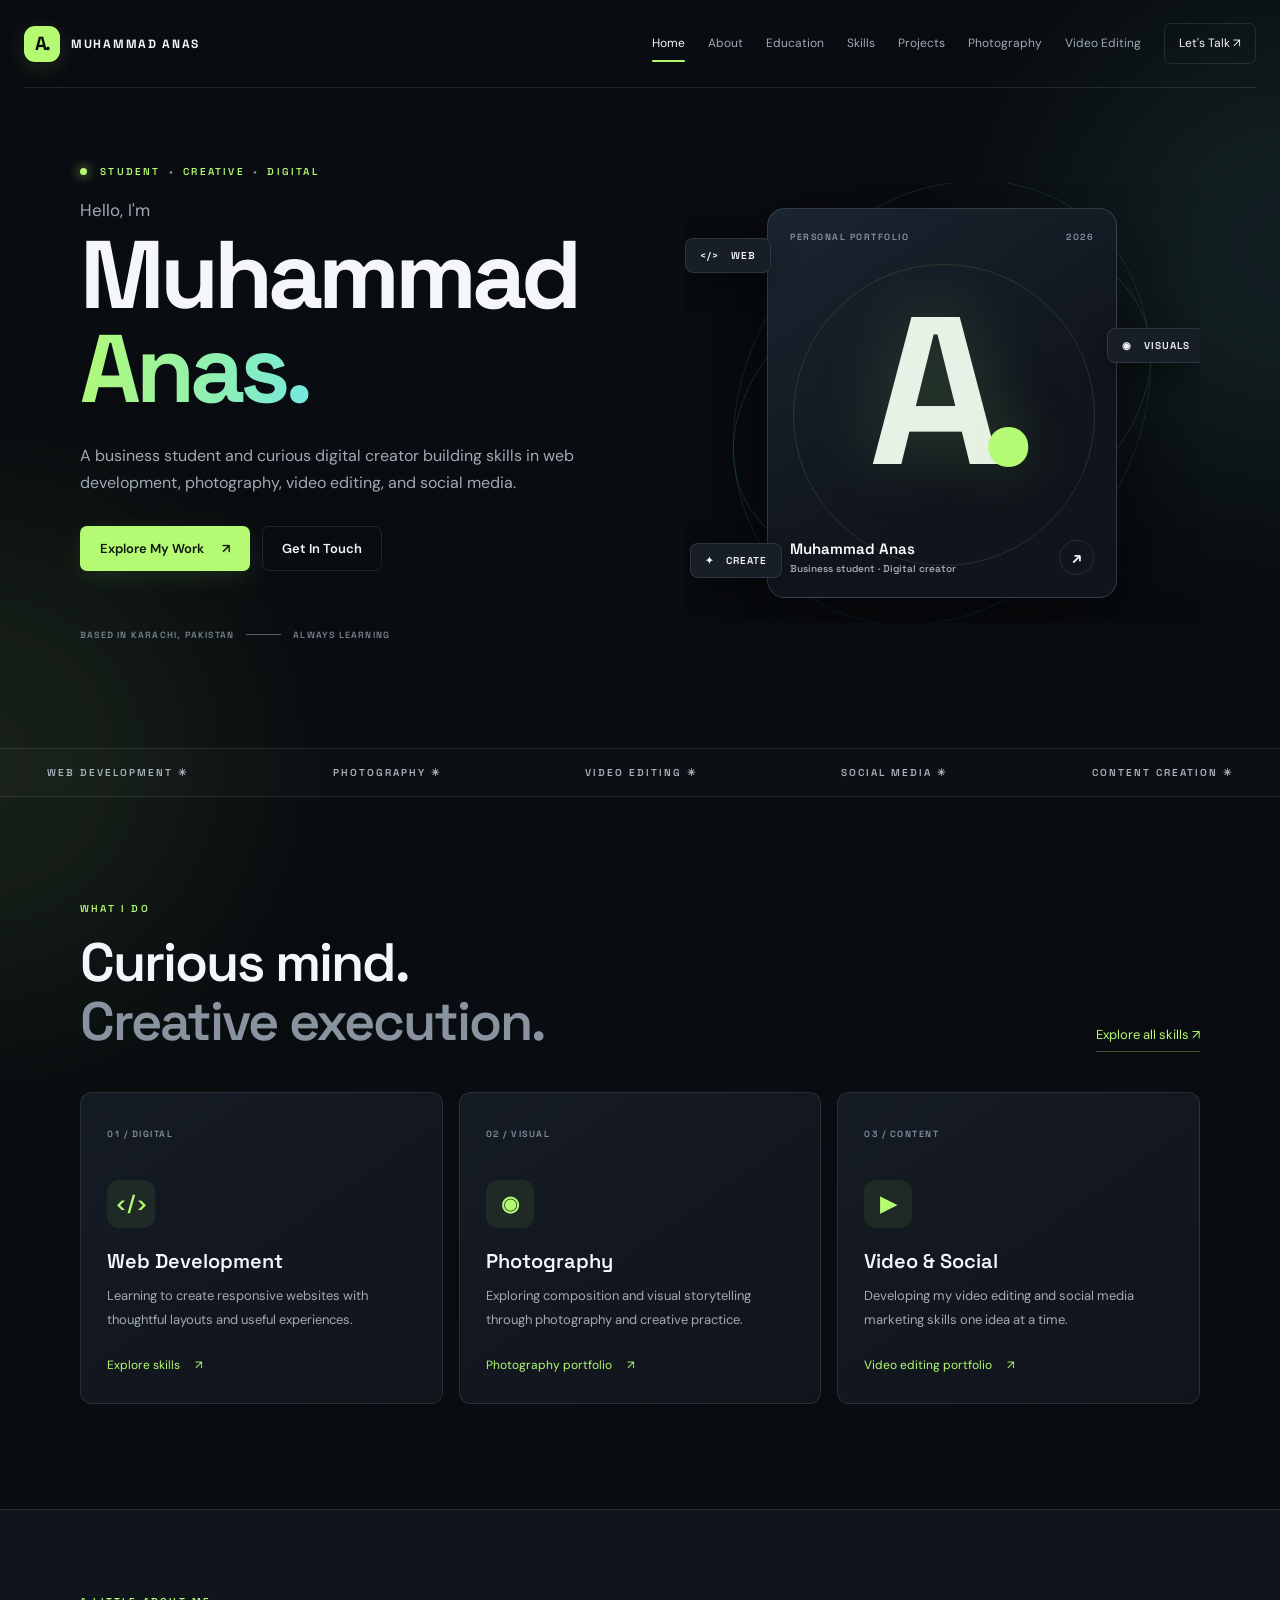
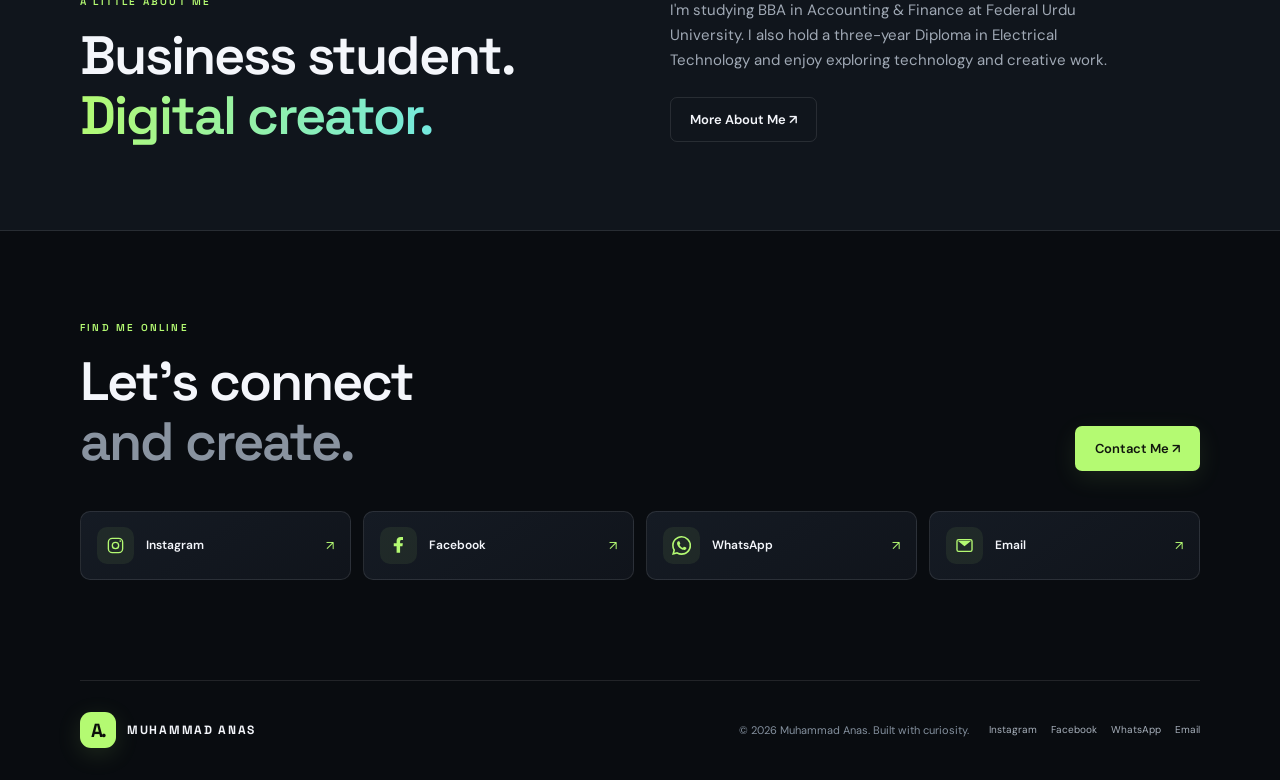
<file: index.html>
<!DOCTYPE html>
<html lang="en">

<head>
  <meta charset="UTF-8">
  <meta name="viewport" content="width=device-width, initial-scale=1.0">
  <meta name="description"
    content="Muhammad Anas is a Karachi-based BBA student, web developer, photographer, video editor, and digital creator.">
  <meta name="theme-color" content="#090c10">
  <title>Muhammad Anas | Digital Creator &amp; BBA Student</title>
  <link rel="preconnect" href="https://fonts.googleapis.com">
  <link rel="preconnect" href="https://fonts.gstatic.com" crossorigin>
  <link
    href="https://fonts.googleapis.com/css2?family=DM+Sans:wght@400;500;600;700&family=Space+Grotesk:wght@400;500;600;700&display=swap"
    rel="stylesheet">
  <link rel="stylesheet" href="css/style.css">
</head>

<body>
  <div class="page-loader" aria-hidden="true"><span class="loader-mark">A<span>.</span></span><span
      class="loader-line"></span></div>
  <div class="ambient ambient-one" aria-hidden="true"></div>
  <div class="ambient ambient-two" aria-hidden="true"></div>
  <header class="site-header">
    <a class="brand" href="index.html" aria-label="Muhammad Anas home"><span class="brand-mark">A.</span><span>MUHAMMAD
        ANAS</span></a>
    <button class="menu-toggle" aria-label="Open navigation" aria-expanded="false"
      aria-controls="primary-nav"><span></span><span></span></button>
    <nav class="nav" id="primary-nav" aria-label="Main navigation">
      <a class="active" aria-current="page" href="index.html">Home</a><a href="about.html">About</a><a
        href="education.html">Education</a><a href="skills.html">Skills</a><a href="projects.html">Projects</a><a
        href="photography.html">Photography</a><a href="video-editing.html">Video Editing</a><a class="nav-cta"
        href="contact.html">Let's Talk <span>↗</span></a>
    </nav>
  </header>
  <main>
    <section class="hero container">
      <div class="hero-copy reveal">
        <p class="eyebrow"><span class="status-dot"></span> STUDENT <span class="eyebrow-divider">•</span> CREATIVE
          <span class="eyebrow-divider">•</span> DIGITAL</p>
        <p class="intro-line">Hello, I'm</p>
        <h1>Muhammad<br><span class="gradient-text">Anas.</span></h1>
        <p class="hero-description">A business student and curious digital creator building skills in web development,
          photography, video editing, and social media.</p>
        <div class="hero-actions"><a class="btn btn-primary" href="projects.html">Explore My Work <span>↗</span></a><a
            class="btn btn-ghost" href="contact.html">Get In Touch</a></div>
        <div class="hero-meta"><span>BASED IN KARACHI, PAKISTAN</span><span class="meta-line"></span><span>ALWAYS
            LEARNING</span></div>
      </div>
      <div class="hero-art reveal" aria-label="Muhammad Anas personal portfolio artwork">
        <div class="orbit orbit-a"></div>
        <div class="orbit orbit-b"></div>
        <div class="profile-card">
          <div class="profile-top"><span>PERSONAL PORTFOLIO</span><span>2026</span></div>
          <div class="monogram">A<span>.</span></div>
          <div class="profile-bottom">
            <div><strong>Muhammad Anas</strong><small>Business student · Digital creator</small></div><span
              class="arrow-circle">↗</span>
          </div>
        </div>
        <span class="float-tag tag-code">&lt;/&gt; &nbsp; WEB</span><span class="float-tag tag-camera">◉ &nbsp;
          VISUALS</span><span class="float-tag tag-edit">✦ &nbsp; CREATE</span>
      </div>
    </section>
    <section class="ticker" aria-label="Areas of interest">
      <div class="ticker-track"><span>WEB DEVELOPMENT ✳</span><span>PHOTOGRAPHY ✳</span><span>VIDEO EDITING
          ✳</span><span>SOCIAL MEDIA ✳</span><span>CONTENT CREATION ✳</span></div>
    </section>
    <section class="section container">
      <div class="section-heading reveal">
        <div>
          <p class="eyebrow">WHAT I DO</p>
          <h2>Curious mind.<br><span class="muted">Creative execution.</span></h2>
        </div><a class="text-link" href="skills.html">Explore all skills ↗</a>
      </div>
      <div class="service-grid">
        <article class="service-card reveal"><span class="card-number">01 / DIGITAL</span>
          <div class="service-icon">&lt;/&gt;</div>
          <h3>Web Development</h3>
          <p>Learning to create responsive websites with thoughtful layouts and useful experiences.</p><a
            href="skills.html">Explore skills <span>↗</span></a>
        </article>
        <article class="service-card reveal"><span class="card-number">02 / VISUAL</span>
          <div class="service-icon">◉</div>
          <h3>Photography</h3>
          <p>Exploring composition and visual storytelling through photography and creative practice.</p><a
            href="photography.html">Photography portfolio <span>↗</span></a>
        </article>
        <article class="service-card reveal"><span class="card-number">03 / CONTENT</span>
          <div class="service-icon">▶</div>
          <h3>Video &amp; Social</h3>
          <p>Developing my video editing and social media marketing skills one idea at a time.</p><a
            href="video-editing.html">Video editing portfolio <span>↗</span></a>
        </article>
      </div>
    </section>
    <section class="about-strip">
      <div class="container strip-inner reveal">
        <div>
          <p class="eyebrow">A LITTLE ABOUT ME</p>
          <h2>Business student.<br><span class="gradient-text">Digital creator.</span></h2>
        </div>
        <div class="strip-copy">
          <p>I'm studying BBA in Accounting &amp; Finance at Federal Urdu University. I also hold a three-year Diploma
            in Electrical Technology and enjoy exploring technology and creative work.</p><a class="btn btn-outline"
            href="about.html">More About Me ↗</a>
        </div>
      </div>
    </section>
    <section class="section container social-section">
      <div class="section-heading reveal">
        <div>
          <p class="eyebrow">FIND ME ONLINE</p>
          <h2>Let's connect<br><span class="muted">and create.</span></h2>
        </div><a class="btn btn-primary" href="contact.html">Contact Me ↗</a>
      </div>
      <div class="social-links reveal"><a class="social-link" href=""
          target="_blank" rel="noopener noreferrer" aria-label="Instagram (replace placeholder username)"><span
            class="social-icon"><svg viewBox="0 0 24 24" aria-hidden="true">
              <rect x="3" y="3" width="18" height="18" rx="5"></rect>
              <circle cx="12" cy="12" r="4"></circle>
              <circle class="icon-fill" cx="18" cy="6.5" r="1"></circle>
            </svg></span><span>Instagram</span><span class="social-arrow">↗</span></a>
        <a class="social-link" href="" target="_blank"
          rel="noopener noreferrer" aria-label="Facebook (replace placeholder profile URL)"><span
            class="social-icon"><svg viewBox="0 0 24 24" aria-hidden="true">
              <path
                d="M14 21v-8h3l.5-4H14V7c0-1.2.4-2 2-2h1.7V1.4c-.8-.1-1.8-.2-3-.2-3 0-5.1 1.8-5.1 5.2V9H6v4h3.6v8H14z">
              </path>
            </svg></span><span>Facebook</span><span class="social-arrow">↗</span></a>
        <a class="social-link" href="https://wa.me/923376268645" target="_blank" rel="noopener noreferrer"
          aria-label="Chat on WhatsApp"><span class="social-icon"><svg viewBox="0 0 24 24" aria-hidden="true">
              <path
                d="M20.5 3.5A11.8 11.8 0 0 0 12.1 0C5.5 0 .1 5.4.1 12c0 2.1.6 4.2 1.6 6L0 24l6.2-1.6a12 12 0 0 0 5.9 1.5h.1c6.6 0 12-5.4 12-12a11.9 11.9 0 0 0-3.7-8.4zM12.1 21.8c-1.8 0-3.6-.5-5.1-1.4l-.4-.2-3.7 1 1-3.6-.3-.4a9.7 9.7 0 0 1-1.5-5.2 10 10 0 0 1 17.1-7.1 9.9 9.9 0 0 1 2.9 7.1c0 5.4-4.5 9.8-10 9.8zm5.5-7.4c-.3-.1-1.7-.8-2-.9-.3-.1-.5-.1-.7.2-.2.3-.7.9-.9 1.1-.2.2-.3.2-.6.1-.3-.1-1.2-.4-2.3-1.4-.9-.8-1.4-1.7-1.6-2-.2-.3 0-.4.1-.6l.5-.6.3-.5c.1-.2 0-.4 0-.5l-.9-2.1c-.2-.6-.5-.5-.7-.5h-.6c-.2 0-.5.1-.8.4-.3.3-1 1-1 2.4s1 2.8 1.1 3c.1.2 2.1 3.2 5.1 4.4.7.3 1.2.5 1.7.6.7.2 1.3.2 1.8.1.5-.1 1.7-.7 1.9-1.4.2-.7.2-1.3.2-1.4-.1-.2-.3-.3-.6-.4z">
              </path>
            </svg></span><span>WhatsApp</span><span class="social-arrow">↗</span></a>
        <a class="social-link" href="mailto:anasmuhammad3677@gmail.com" aria-label="Email Muhammad Anas"><span
            class="social-icon"><svg viewBox="0 0 24 24" aria-hidden="true">
              <rect x="2.5" y="4.5" width="19" height="15" rx="2"></rect>
              <path d="m3.5 6 8.5 7 8.5-7"></path>
            </svg></span><span>Email</span><span class="social-arrow">↗</span></a>
      </div>
    </section>
  </main>
  <footer class="footer container"><a class="brand" href="index.html"><span class="brand-mark">A.</span><span>MUHAMMAD
        ANAS</span></a>
    <p>© 2026 Muhammad Anas. Built with curiosity.</p>
    <div class="footer-social" aria-label="Social and contact links"><a href="https://www.instagram.com/your_username/"
        target="_blank" rel="noopener noreferrer">Instagram</a><a href="https://www.facebook.com/your.profile.url"
        target="_blank" rel="noopener noreferrer">Facebook</a><a href="https://wa.me/923376268645" target="_blank"
        rel="noopener noreferrer">WhatsApp</a><a href="mailto:anasmuhammad3677@gmail.com">Email</a></div>
  </footer>
  <script src="js/main.js"></script>
</body>

</html>
</file>
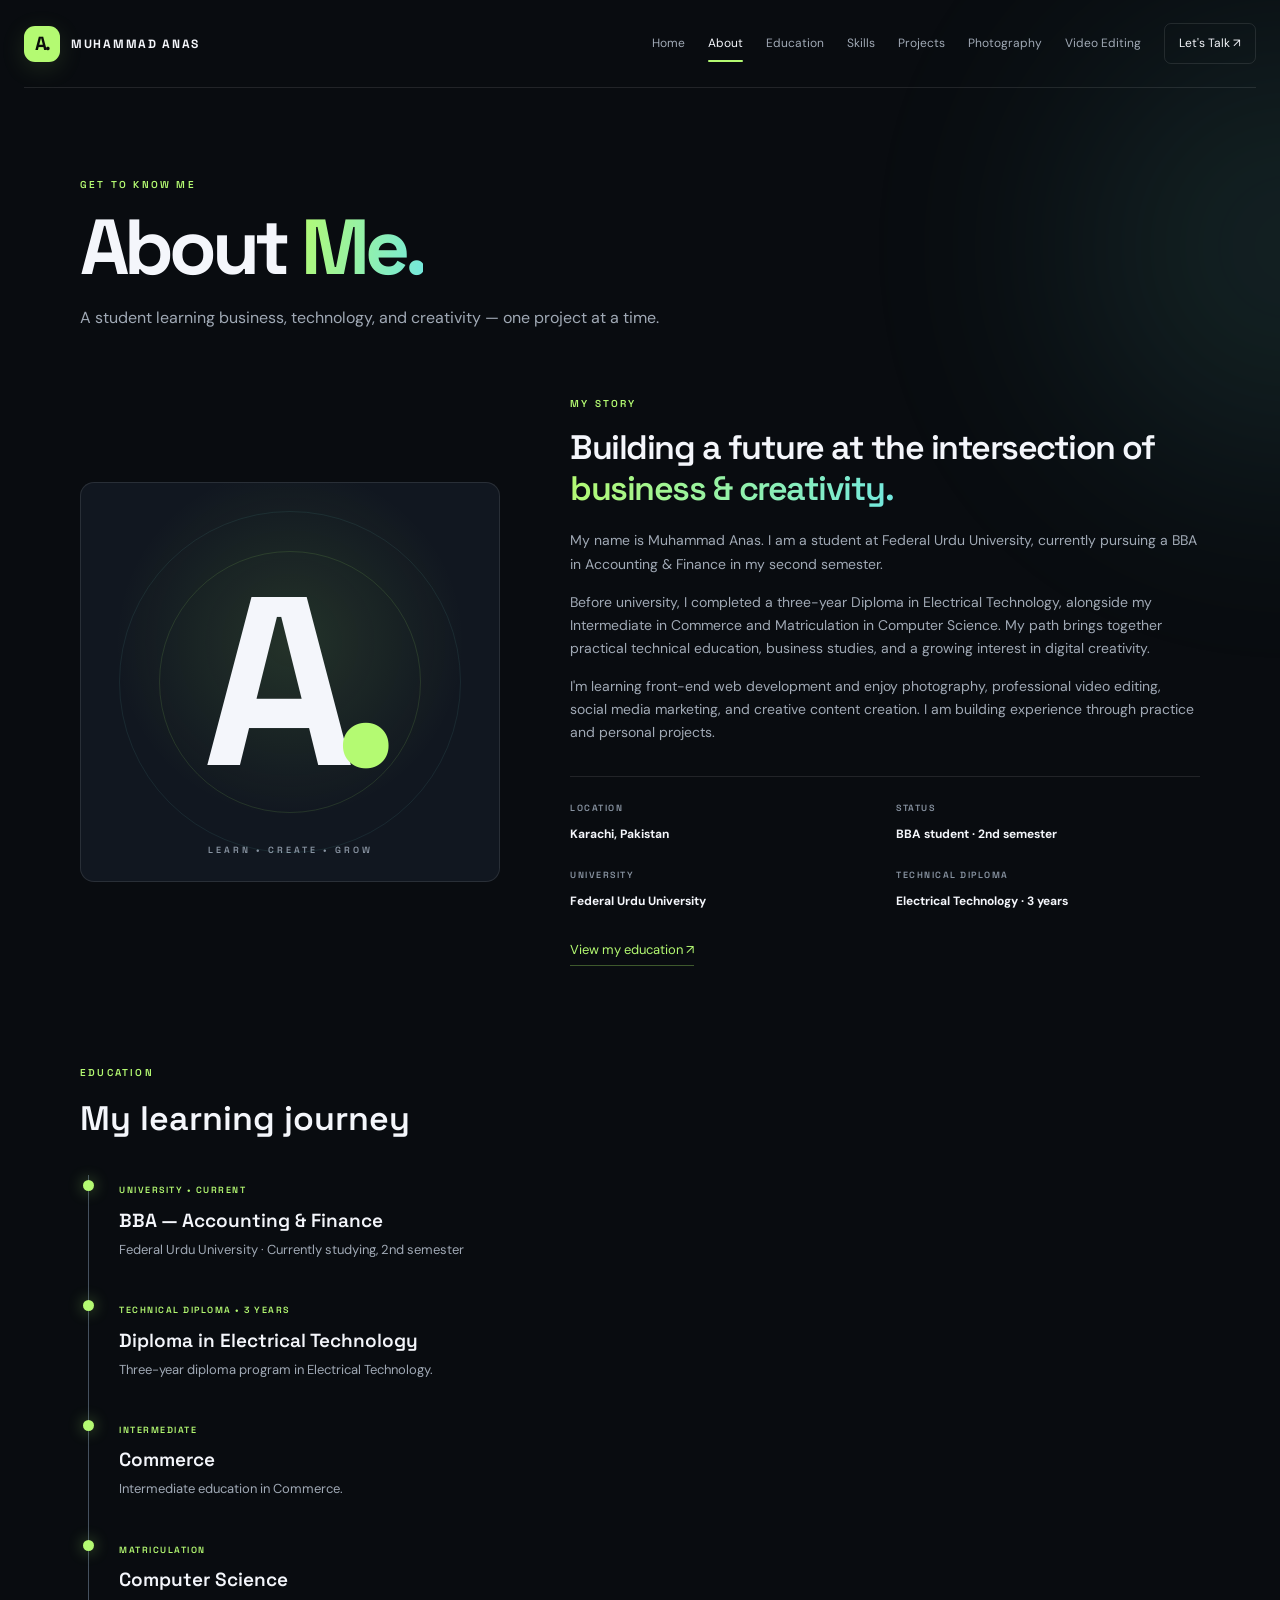
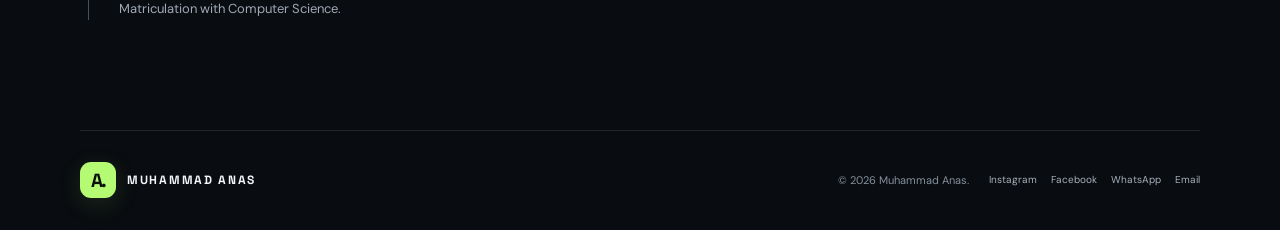
<file: about.html>
<!DOCTYPE html>
<html lang="en"><head><meta charset="UTF-8"><meta name="viewport" content="width=device-width, initial-scale=1.0"><meta name="description" content="Get to know Muhammad Anas, a BBA student and digital creator from Karachi with a Diploma in Electrical Technology."><meta name="theme-color" content="#090c10"><title>About Me | Muhammad Anas</title><link rel="preconnect" href="https://fonts.googleapis.com"><link rel="preconnect" href="https://fonts.gstatic.com" crossorigin><link href="https://fonts.googleapis.com/css2?family=DM+Sans:wght@400;500;600;700&family=Space+Grotesk:wght@400;500;600;700&display=swap" rel="stylesheet"><link rel="stylesheet" href="css/style.css"></head>
<body><div class="page-loader" aria-hidden="true"><span class="loader-mark">A<span>.</span></span><span class="loader-line"></span></div><div class="ambient ambient-one" aria-hidden="true"></div>
<header class="site-header"><a class="brand" href="index.html"><span class="brand-mark">A.</span><span>MUHAMMAD ANAS</span></a><button class="menu-toggle" aria-label="Open navigation" aria-expanded="false" aria-controls="primary-nav"><span></span><span></span></button><nav class="nav" id="primary-nav" aria-label="Main navigation"><a href="index.html">Home</a><a class="active" aria-current="page" href="about.html">About</a><a href="education.html">Education</a><a href="skills.html">Skills</a><a href="projects.html">Projects</a><a href="photography.html">Photography</a><a href="video-editing.html">Video Editing</a><a class="nav-cta" href="contact.html">Let's Talk <span>↗</span></a></nav></header>
<main class="container inner-page"><div class="page-intro reveal"><p class="eyebrow">GET TO KNOW ME</p><h1>About <span class="gradient-text">Me.</span></h1><p class="lead">A student learning business, technology, and creativity — one project at a time.</p></div>
<div class="about-layout"><div class="about-visual reveal" aria-hidden="true"><div class="big-letter">A<span>.</span></div><div class="visual-caption">LEARN • CREATE • GROW</div></div><div class="about-content reveal"><p class="eyebrow">MY STORY</p><h2>Building a future at the intersection of <span class="gradient-text">business &amp; creativity.</span></h2><p>My name is Muhammad Anas. I am a student at Federal Urdu University, currently pursuing a BBA in Accounting &amp; Finance in my second semester.</p><p>Before university, I completed a three-year Diploma in Electrical Technology, alongside my Intermediate in Commerce and Matriculation in Computer Science. My path brings together practical technical education, business studies, and a growing interest in digital creativity.</p><p>I'm learning front-end web development and enjoy photography, professional video editing, social media marketing, and creative content creation. I am building experience through practice and personal projects.</p><div class="facts-grid"><div><small>LOCATION</small><strong>Karachi, Pakistan</strong></div><div><small>STATUS</small><strong>BBA student · 2nd semester</strong></div><div><small>UNIVERSITY</small><strong>Federal Urdu University</strong></div><div><small>TECHNICAL DIPLOMA</small><strong>Electrical Technology · 3 years</strong></div></div><a class="text-link about-more-link" href="education.html">View my education ↗</a></div></div>
<section class="education-section"><p class="eyebrow">EDUCATION</p><h2>My learning journey</h2><div class="timeline"><article class="timeline-item"><span class="timeline-dot"></span><div><small>UNIVERSITY • CURRENT</small><h3>BBA — Accounting &amp; Finance</h3><p>Federal Urdu University · Currently studying, 2nd semester</p></div></article><article class="timeline-item"><span class="timeline-dot"></span><div><small>TECHNICAL DIPLOMA • 3 YEARS</small><h3>Diploma in Electrical Technology</h3><p>Three-year diploma program in Electrical Technology.</p></div></article><article class="timeline-item"><span class="timeline-dot"></span><div><small>INTERMEDIATE</small><h3>Commerce</h3><p>Intermediate education in Commerce.</p></div></article><article class="timeline-item"><span class="timeline-dot"></span><div><small>MATRICULATION</small><h3>Computer Science</h3><p>Matriculation with Computer Science.</p></div></article></div></section></main>
<footer class="footer container"><a class="brand" href="index.html"><span class="brand-mark">A.</span><span>MUHAMMAD ANAS</span></a><p>© 2026 Muhammad Anas.</p><div class="footer-social" aria-label="Social and contact links"><a href="https://www.instagram.com/your_username/" target="_blank" rel="noopener noreferrer">Instagram</a><a href="https://www.facebook.com/your.profile.url" target="_blank" rel="noopener noreferrer">Facebook</a><a href="https://wa.me/923376268645" target="_blank" rel="noopener noreferrer">WhatsApp</a><a href="mailto:anasmuhammad3677@gmail.com">Email</a></div></footer><script src="js/main.js"></script></body></html>
</file>
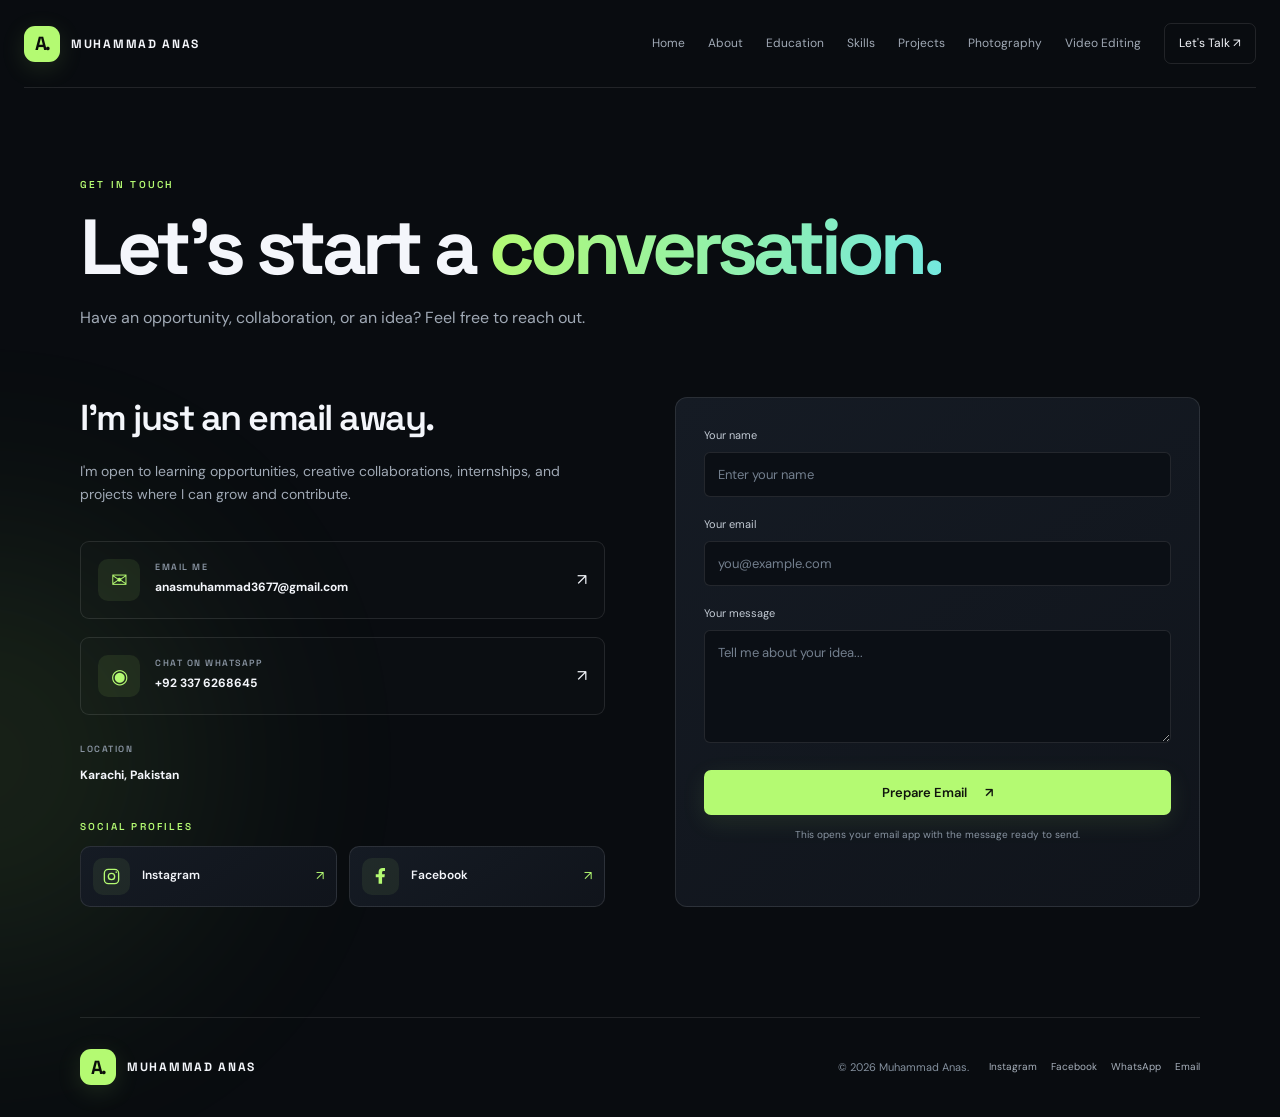
<file: contact.html>
<!DOCTYPE html>
<html lang="en"><head><meta charset="UTF-8"><meta name="viewport" content="width=device-width, initial-scale=1.0"><meta name="description" content="Contact Muhammad Anas in Karachi, Pakistan, for opportunities, collaborations, and creative projects."><meta name="theme-color" content="#090c10"><title>Contact Me | Muhammad Anas</title><link rel="preconnect" href="https://fonts.googleapis.com"><link rel="preconnect" href="https://fonts.gstatic.com" crossorigin><link href="https://fonts.googleapis.com/css2?family=DM+Sans:wght@400;500;600;700&family=Space+Grotesk:wght@400;500;600;700&display=swap" rel="stylesheet"><link rel="stylesheet" href="css/style.css"></head>
<body><div class="page-loader" aria-hidden="true"><span class="loader-mark">A<span>.</span></span><span class="loader-line"></span></div><div class="ambient ambient-two" aria-hidden="true"></div>
<header class="site-header"><a class="brand" href="index.html"><span class="brand-mark">A.</span><span>MUHAMMAD ANAS</span></a><button class="menu-toggle" aria-label="Open navigation" aria-expanded="false" aria-controls="primary-nav"><span></span><span></span></button><nav class="nav" id="primary-nav" aria-label="Main navigation"><a href="index.html">Home</a><a href="about.html">About</a><a href="education.html">Education</a><a href="skills.html">Skills</a><a href="projects.html">Projects</a><a href="photography.html">Photography</a><a href="video-editing.html">Video Editing</a><a class="active nav-cta" aria-current="page" href="contact.html">Let's Talk <span>↗</span></a></nav></header>
<main class="container inner-page"><div class="page-intro reveal"><p class="eyebrow">GET IN TOUCH</p><h1>Let's start a <span class="gradient-text">conversation.</span></h1><p class="lead">Have an opportunity, collaboration, or an idea? Feel free to reach out.</p></div>
<div class="contact-layout"><div class="contact-copy reveal"><h2>I'm just an email away.</h2><p>I'm open to learning opportunities, creative collaborations, internships, and projects where I can grow and contribute.</p><a class="email-card" href="mailto:anasmuhammad3677@gmail.com"><span class="email-icon" aria-hidden="true">✉</span><span><small>EMAIL ME</small><strong>anasmuhammad3677@gmail.com</strong></span><span aria-hidden="true">↗</span></a><a class="email-card whatsapp-card" href="https://wa.me/923376268645" target="_blank" rel="noopener noreferrer"><span class="email-icon" aria-hidden="true">◉</span><span><small>CHAT ON WHATSAPP</small><strong>+92 337 6268645</strong></span><span aria-hidden="true">↗</span></a><div class="contact-location"><small>LOCATION</small><strong>Karachi, Pakistan</strong></div><div class="contact-social"><p class="eyebrow">SOCIAL PROFILES</p><div class="social-links"><a class="social-link" href="https://www.instagram.com/your_username/" target="_blank" rel="noopener noreferrer" aria-label="Instagram (replace placeholder username)"><span class="social-icon"><svg viewBox="0 0 24 24" aria-hidden="true"><rect x="3" y="3" width="18" height="18" rx="5"></rect><circle cx="12" cy="12" r="4"></circle><circle class="icon-fill" cx="18" cy="6.5" r="1"></circle></svg></span><span>Instagram</span><span class="social-arrow">↗</span></a><a class="social-link" href="https://www.facebook.com/your.profile.url" target="_blank" rel="noopener noreferrer" aria-label="Facebook (replace placeholder profile URL)"><span class="social-icon"><svg viewBox="0 0 24 24" aria-hidden="true"><path d="M14 21v-8h3l.5-4H14V7c0-1.2.4-2 2-2h1.7V1.4c-.8-.1-1.8-.2-3-.2-3 0-5.1 1.8-5.1 5.2V9H6v4h3.6v8H14z"></path></svg></span><span>Facebook</span><span class="social-arrow">↗</span></a></div></div></div>
<form class="contact-form reveal" id="contactForm"><label for="name">Your name</label><input id="name" name="name" type="text" placeholder="Enter your name" autocomplete="name" required><label for="email">Your email</label><input id="email" name="email" type="email" placeholder="you@example.com" autocomplete="email" required><label for="message">Your message</label><textarea id="message" name="message" rows="5" placeholder="Tell me about your idea..." required></textarea><button class="btn btn-primary" type="submit">Prepare Email <span>↗</span></button><p class="form-note">This opens your email app with the message ready to send.</p></form></div></main>
<footer class="footer container"><a class="brand" href="index.html"><span class="brand-mark">A.</span><span>MUHAMMAD ANAS</span></a><p>© 2026 Muhammad Anas.</p><div class="footer-social" aria-label="Social and contact links"><a href="https://www.instagram.com/your_username/" target="_blank" rel="noopener noreferrer">Instagram</a><a href="https://www.facebook.com/your.profile.url" target="_blank" rel="noopener noreferrer">Facebook</a><a href="https://wa.me/923376268645" target="_blank" rel="noopener noreferrer">WhatsApp</a><a href="mailto:anasmuhammad3677@gmail.com">Email</a></div></footer><script src="js/main.js"></script></body></html>
</file>
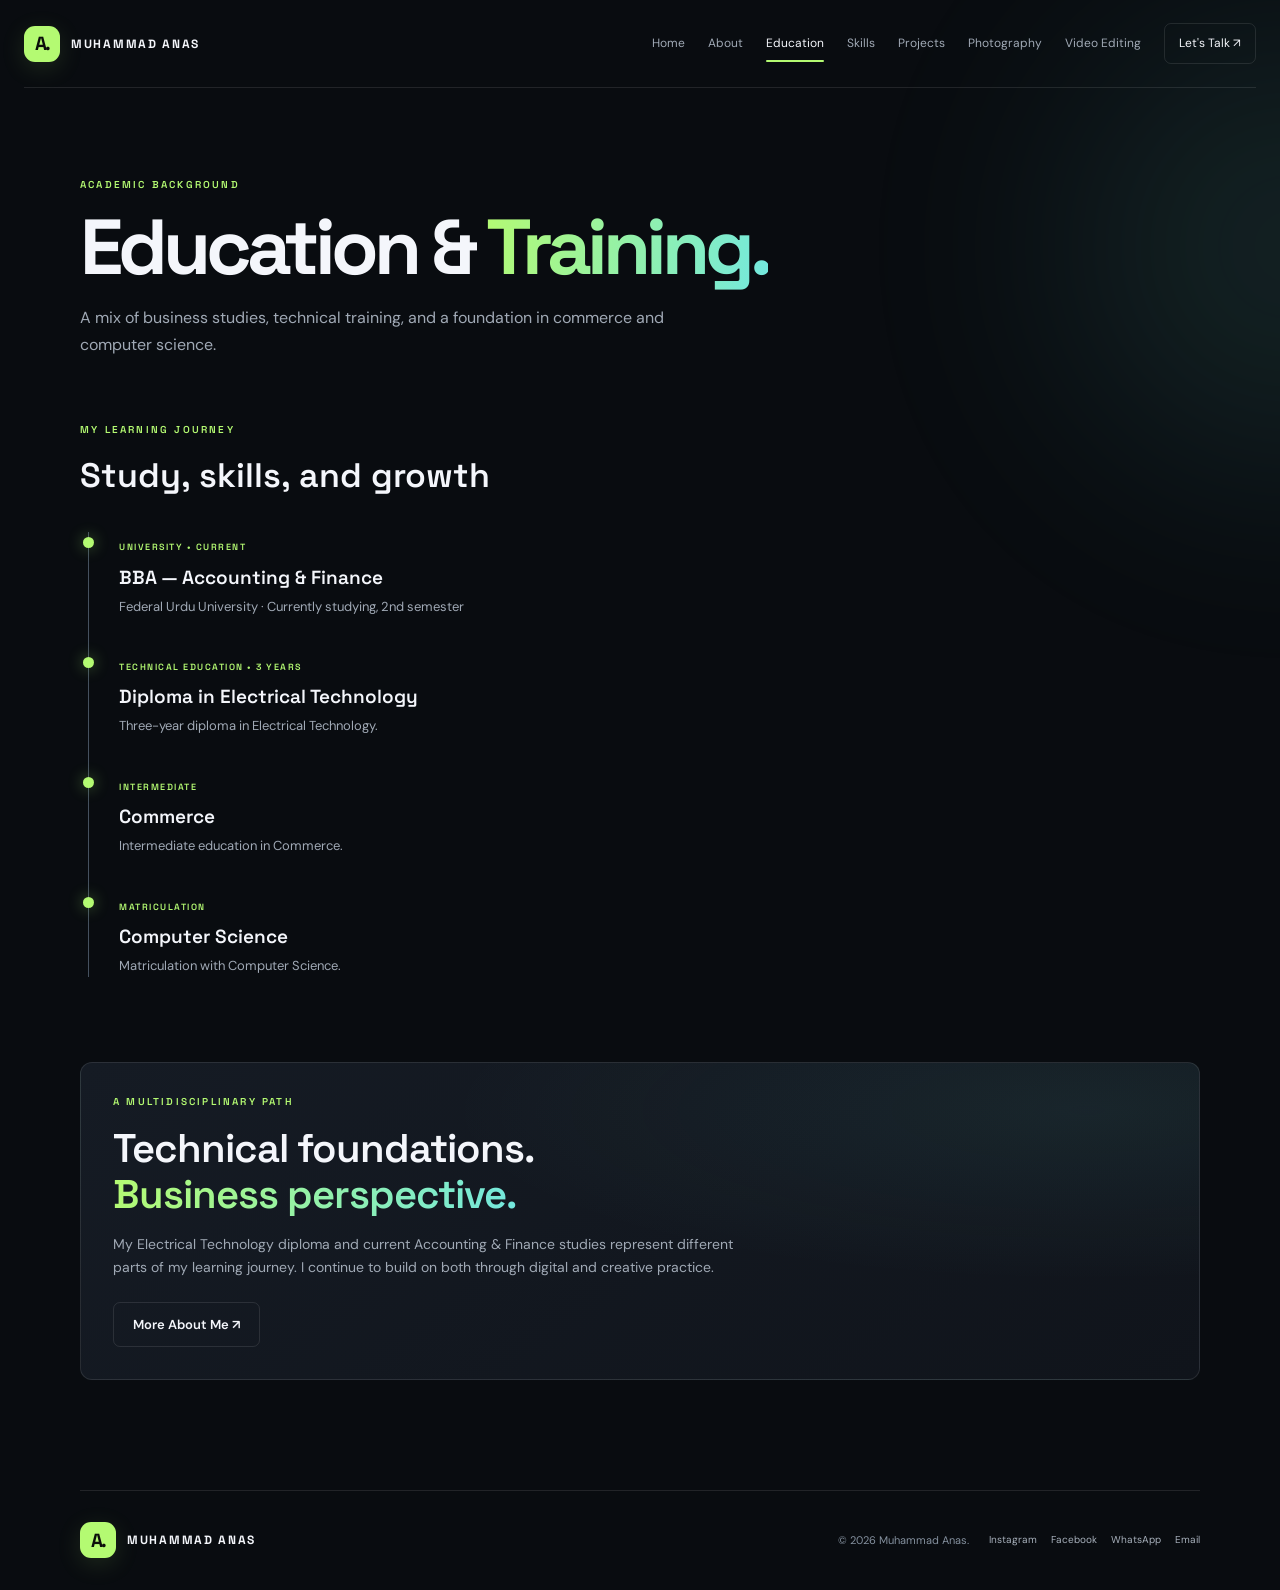
<file: education.html>
<!DOCTYPE html>
<html lang="en">

<head>
    <meta charset="UTF-8">
    <meta name="viewport" content="width=device-width, initial-scale=1.0">
    <meta name="description"
        content="Education and qualifications of Muhammad Anas: BBA in Accounting and Finance, Electrical Technology diploma, Commerce, and Computer Science.">
    <meta name="theme-color" content="#090c10">
    <title>Education | Muhammad Anas</title>
    <link rel="preconnect" href="https://fonts.googleapis.com">
    <link rel="preconnect" href="https://fonts.gstatic.com" crossorigin>
    <link
        href="https://fonts.googleapis.com/css2?family=DM+Sans:wght@400;500;600;700&family=Space+Grotesk:wght@400;500;600;700&display=swap"
        rel="stylesheet">
    <link rel="stylesheet" href="css/style.css">
</head>

<body>
    <div class="page-loader" aria-hidden="true"><span class="loader-mark">A<span>.</span></span><span
            class="loader-line"></span></div>
    <div class="ambient ambient-one" aria-hidden="true"></div>
    <header class="site-header"><a class="brand" href="index.html"><span class="brand-mark">A.</span><span>MUHAMMAD
                ANAS</span></a><button class="menu-toggle" aria-label="Open navigation" aria-expanded="false"
            aria-controls="primary-nav"><span></span><span></span></button>
        <nav class="nav" id="primary-nav" aria-label="Main navigation"><a href="index.html">Home</a><a
                href="about.html">About</a><a class="active" aria-current="page" href="education.html">Education</a><a
                href="skills.html">Skills</a><a href="projects.html">Projects</a><a
                href="photography.html">Photography</a><a href="video-editing.html">Video Editing</a><a class="nav-cta"
                href="contact.html">Let's Talk <span>↗</span></a></nav>
    </header>
    <main class="container inner-page">
        <div class="page-intro reveal">
            <p class="eyebrow">ACADEMIC BACKGROUND</p>
            <h1>Education &amp; <span class="gradient-text">Training.</span></h1>
            <p class="lead">A mix of business studies, technical training, and a foundation in commerce and computer
                science.</p>
        </div>
        <section class="education-section education-page-section">
            <p class="eyebrow">MY LEARNING JOURNEY</p>
            <h2>Study, skills, and growth</h2>
            <div class="timeline">
                <article class="timeline-item"><span class="timeline-dot"></span>
                    <div><small>UNIVERSITY • CURRENT</small>
                        <h3>BBA — Accounting &amp; Finance</h3>
                        <p>Federal Urdu University · Currently studying, 2nd semester</p>
                    </div>
                </article>
                <article class="timeline-item"><span class="timeline-dot"></span>
                    <div><small>TECHNICAL EDUCATION • 3 YEARS</small>
                        <h3>Diploma in Electrical Technology</h3>
                        <p>Three-year diploma in Electrical Technology.</p>
                    </div>
                </article>
                <article class="timeline-item"><span class="timeline-dot"></span>
                    <div><small>INTERMEDIATE</small>
                        <h3>Commerce</h3>
                        <p>Intermediate education in Commerce.</p>
                    </div>
                </article>
                <article class="timeline-item"><span class="timeline-dot"></span>
                    <div><small>MATRICULATION</small>
                        <h3>Computer Science</h3>
                        <p>Matriculation with Computer Science.</p>
                    </div>
                </article>
            </div>
        </section>
        <section class="education-note reveal">
            <p class="eyebrow">A MULTIDISCIPLINARY PATH</p>
            <h2>Technical foundations.<br><span class="gradient-text">Business perspective.</span></h2>
            <p>My Electrical Technology diploma and current Accounting &amp; Finance studies represent different parts
                of my learning journey. I continue to build on both through digital and creative practice.</p><a
                class="btn btn-outline" href="about.html">More About Me ↗</a>
        </section>
    </main>
    <footer class="footer container"><a class="brand" href="index.html"><span class="brand-mark">A.</span><span>MUHAMMAD
                ANAS</span></a>
        <p>© 2026 Muhammad Anas.</p>
        <div class="footer-social" aria-label="Social and contact links"><a
                href="https://www.instagram.com/your_username/" target="_blank"
                rel="noopener noreferrer">Instagram</a><a href="https://www.facebook.com/your.profile.url"
                target="_blank" rel="noopener noreferrer">Facebook</a><a href="https://wa.me/923376268645"
                target="_blank" rel="noopener noreferrer">WhatsApp</a><a
                href="mailto:anasmuhammad3677@gmail.com">Email</a></div>
    </footer>
    <script src="js/main.js"></script>
</body>

</html>
</file>
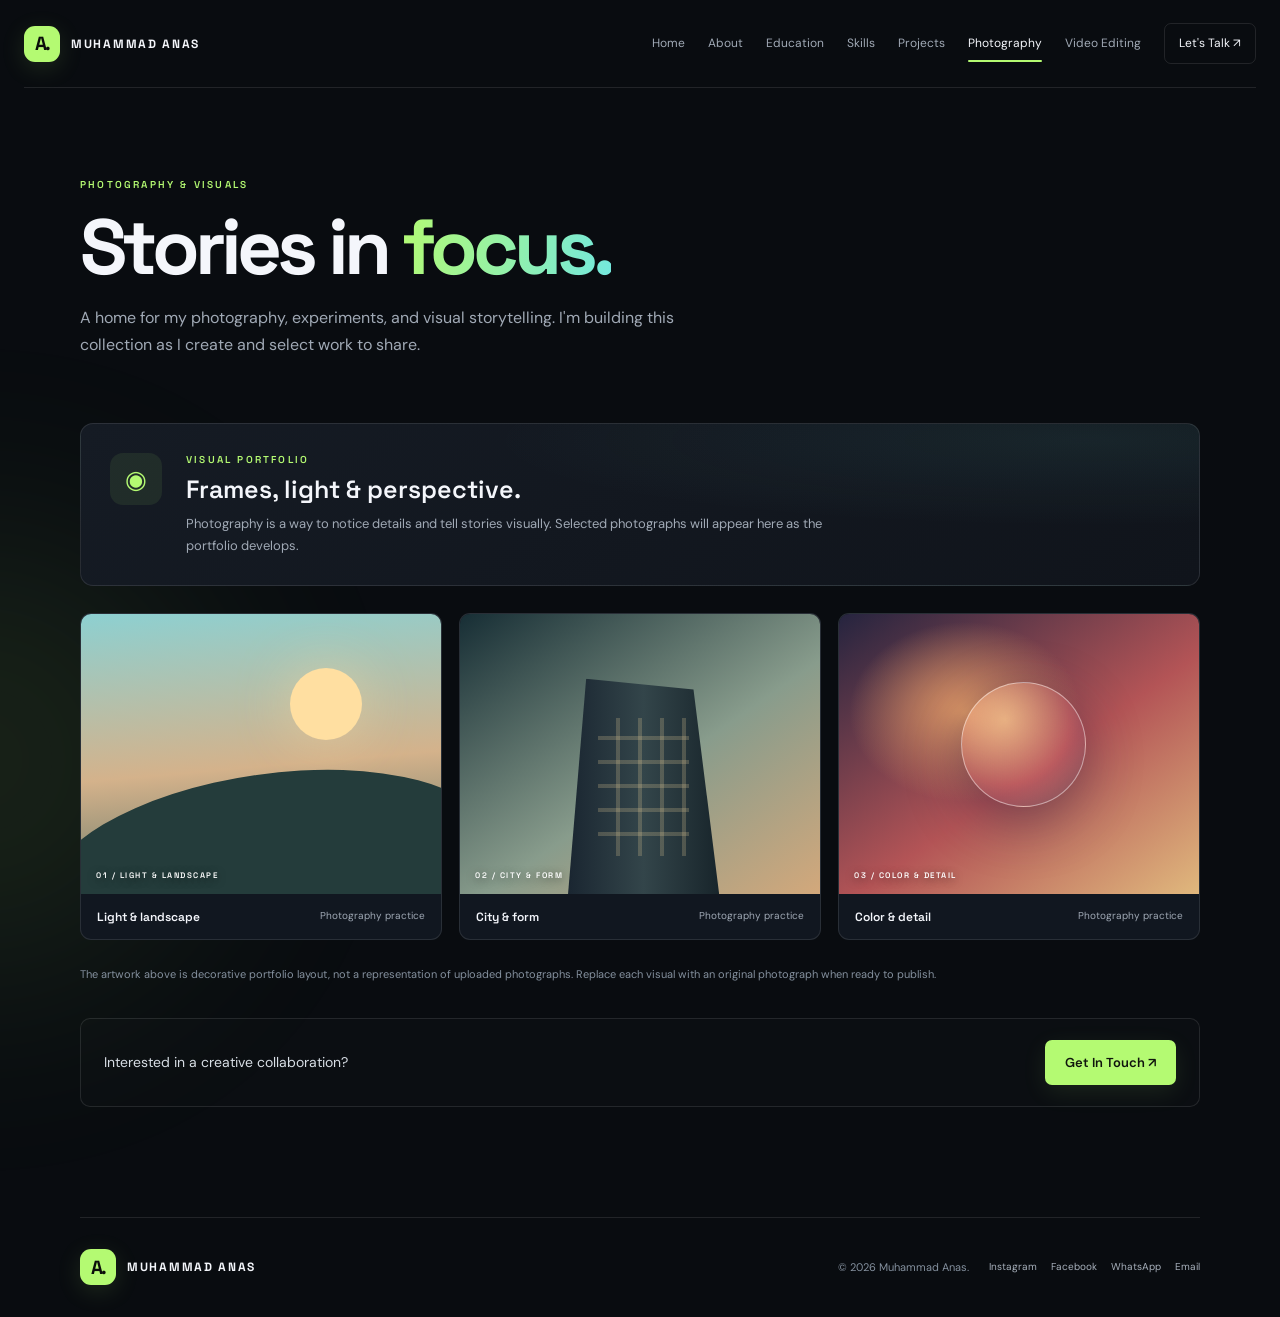
<file: photography.html>
<!DOCTYPE html>
<html lang="en"><head><meta charset="UTF-8"><meta name="viewport" content="width=device-width, initial-scale=1.0"><meta name="description" content="Photography portfolio and visual storytelling practice by Muhammad Anas in Karachi, Pakistan."><meta name="theme-color" content="#090c10"><title>Photography Portfolio | Muhammad Anas</title><link rel="preconnect" href="https://fonts.googleapis.com"><link rel="preconnect" href="https://fonts.gstatic.com" crossorigin><link href="https://fonts.googleapis.com/css2?family=DM+Sans:wght@400;500;600;700&family=Space+Grotesk:wght@400;500;600;700&display=swap" rel="stylesheet"><link rel="stylesheet" href="css/style.css"></head>
<body><div class="page-loader" aria-hidden="true"><span class="loader-mark">A<span>.</span></span><span class="loader-line"></span></div><div class="ambient ambient-two" aria-hidden="true"></div>
<header class="site-header"><a class="brand" href="index.html"><span class="brand-mark">A.</span><span>MUHAMMAD ANAS</span></a><button class="menu-toggle" aria-label="Open navigation" aria-expanded="false" aria-controls="primary-nav"><span></span><span></span></button><nav class="nav" id="primary-nav" aria-label="Main navigation"><a href="index.html">Home</a><a href="about.html">About</a><a href="education.html">Education</a><a href="skills.html">Skills</a><a href="projects.html">Projects</a><a class="active" aria-current="page" href="photography.html">Photography</a><a href="video-editing.html">Video Editing</a><a class="nav-cta" href="contact.html">Let's Talk <span>↗</span></a></nav></header>
<main class="container inner-page"><div class="page-intro reveal"><p class="eyebrow">PHOTOGRAPHY &amp; VISUALS</p><h1>Stories in <span class="gradient-text">focus.</span></h1><p class="lead">A home for my photography, experiments, and visual storytelling. I'm building this collection as I create and select work to share.</p></div>
<section class="portfolio-intro reveal"><span class="portfolio-icon">◉</span><div><p class="eyebrow">VISUAL PORTFOLIO</p><h2>Frames, light &amp; perspective.</h2><p>Photography is a way to notice details and tell stories visually. Selected photographs will appear here as the portfolio develops.</p></div></section>
<div class="gallery-grid"><article class="gallery-card reveal"><div class="gallery-art gallery-art-one" role="img" aria-label="Abstract landscape placeholder artwork"><span class="gallery-sun"></span><span class="gallery-horizon"></span><span class="gallery-label">01 / LIGHT &amp; LANDSCAPE</span></div><div class="gallery-caption"><span>Light &amp; landscape</span><small>Photography practice</small></div></article><article class="gallery-card reveal"><div class="gallery-art gallery-art-two" role="img" aria-label="Abstract city and architecture placeholder artwork"><span class="gallery-building"></span><span class="gallery-label">02 / CITY &amp; FORM</span></div><div class="gallery-caption"><span>City &amp; form</span><small>Photography practice</small></div></article><article class="gallery-card reveal"><div class="gallery-art gallery-art-three" role="img" aria-label="Abstract color and detail placeholder artwork"><span class="gallery-orb"></span><span class="gallery-label">03 / COLOR &amp; DETAIL</span></div><div class="gallery-caption"><span>Color &amp; detail</span><small>Photography practice</small></div></article></div>
<p class="project-disclaimer">The artwork above is decorative portfolio layout, not a representation of uploaded photographs. Replace each visual with an original photograph when ready to publish.</p><div class="portfolio-cta reveal"><p>Interested in a creative collaboration?</p><a class="btn btn-primary" href="contact.html">Get In Touch ↗</a></div></main>
<footer class="footer container"><a class="brand" href="index.html"><span class="brand-mark">A.</span><span>MUHAMMAD ANAS</span></a><p>© 2026 Muhammad Anas.</p><div class="footer-social" aria-label="Social and contact links"><a href="https://www.instagram.com/your_username/" target="_blank" rel="noopener noreferrer">Instagram</a><a href="https://www.facebook.com/your.profile.url" target="_blank" rel="noopener noreferrer">Facebook</a><a href="https://wa.me/923376268645" target="_blank" rel="noopener noreferrer">WhatsApp</a><a href="mailto:anasmuhammad3677@gmail.com">Email</a></div></footer><script src="js/main.js"></script></body></html>
</file>
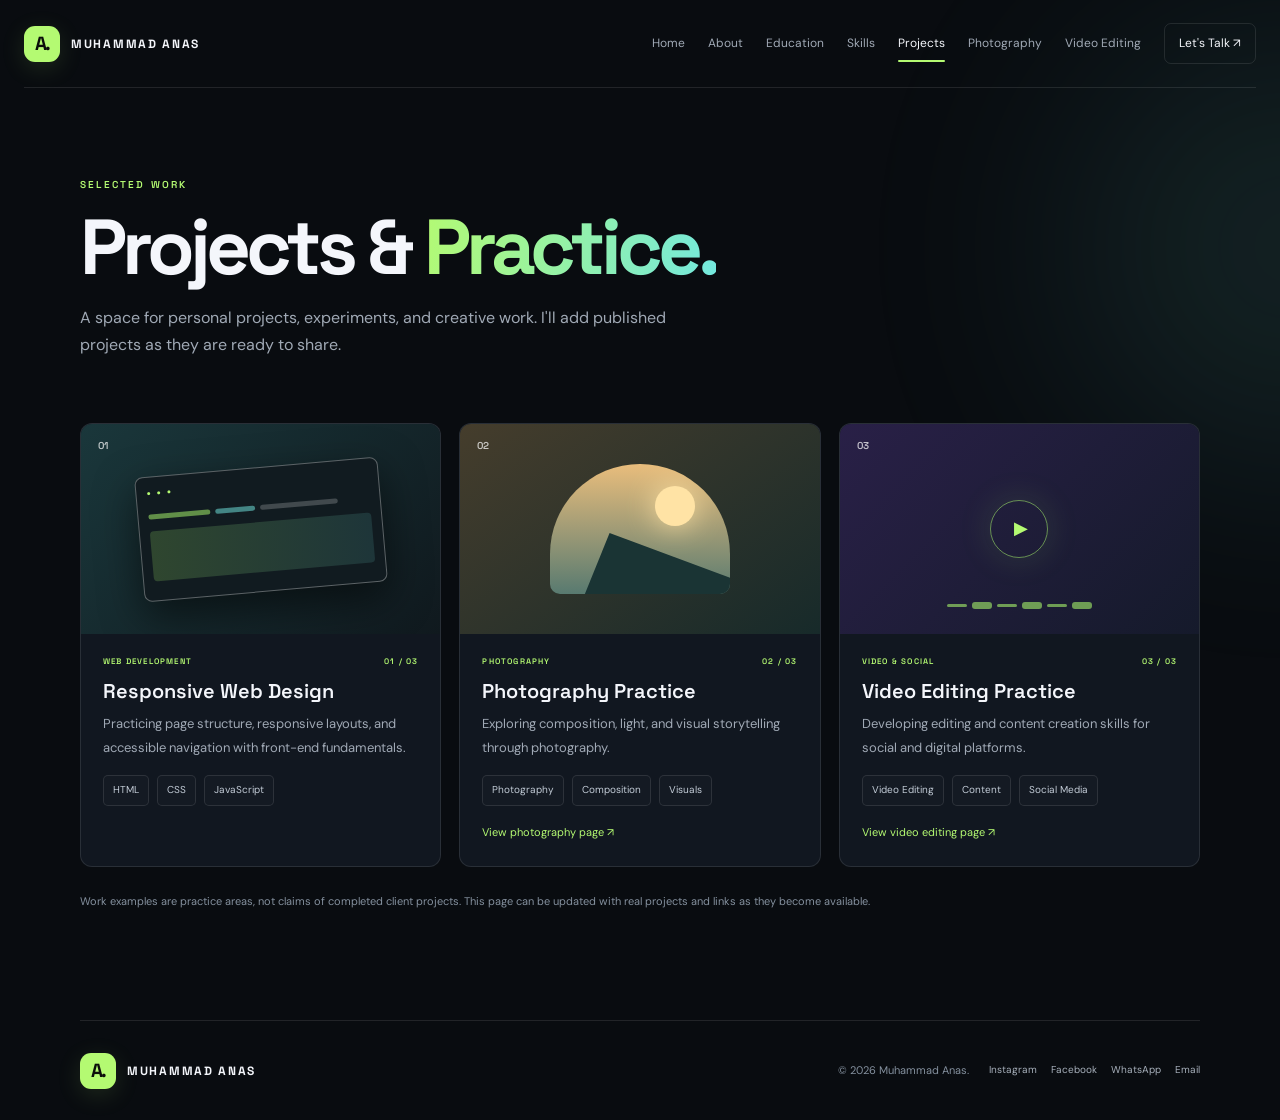
<file: projects.html>
<!DOCTYPE html>
<html lang="en">

<head>
    <meta charset="UTF-8">
    <meta name="viewport" content="width=device-width, initial-scale=1.0">
    <meta name="description"
        content="Explore web, photography, and video editing practice areas in Muhammad Anas's creative portfolio.">
    <meta name="theme-color" content="#090c10">
    <title>Projects | Muhammad Anas</title>
    <link rel="preconnect" href="https://fonts.googleapis.com">
    <link rel="preconnect" href="https://fonts.gstatic.com" crossorigin>
    <link
        href="https://fonts.googleapis.com/css2?family=DM+Sans:wght@400;500;600;700&family=Space+Grotesk:wght@400;500;600;700&display=swap"
        rel="stylesheet">
    <link rel="stylesheet" href="css/style.css">
</head>

<body>
    <div class="page-loader" aria-hidden="true"><span class="loader-mark">A<span>.</span></span><span
            class="loader-line"></span></div>
    <div class="ambient ambient-one" aria-hidden="true"></div>
    <header class="site-header"><a class="brand" href="index.html"><span class="brand-mark">A.</span><span>MUHAMMAD
                ANAS</span></a><button class="menu-toggle" aria-label="Open navigation" aria-expanded="false"
            aria-controls="primary-nav"><span></span><span></span></button>
        <nav class="nav" id="primary-nav" aria-label="Main navigation"><a href="index.html">Home</a><a
                href="about.html">About</a><a href="education.html">Education</a><a href="skills.html">Skills</a><a
                class="active" aria-current="page" href="projects.html">Projects</a><a
                href="photography.html">Photography</a><a href="video-editing.html">Video Editing</a><a class="nav-cta"
                href="contact.html">Let's Talk <span>↗</span></a></nav>
    </header>
    <main class="container inner-page">
        <div class="page-intro reveal">
            <p class="eyebrow">SELECTED WORK</p>
            <h1>Projects &amp; <span class="gradient-text">Practice.</span></h1>
            <p class="lead">A space for personal projects, experiments, and creative work. I'll add published projects
                as they are ready to share.</p>
        </div>
        <div class="project-grid">
            <article class="project-card reveal">
                <div class="project-art art-web"><span>01</span>
                    <div class="browser-mock">
                        <div class="browser-dots">● ● ●</div>
                        <div class="mock-lines"><i></i><i></i><i></i></div>
                        <div class="mock-block"></div>
                    </div>
                </div>
                <div class="project-info">
                    <div class="project-meta"><span>WEB DEVELOPMENT</span><span>01 / 03</span></div>
                    <h2>Responsive Web Design</h2>
                    <p>Practicing page structure, responsive layouts, and accessible navigation with front-end
                        fundamentals.</p>
                    <div class="tag-list"><span>HTML</span><span>CSS</span><span>JavaScript</span></div>
                </div>
            </article>
            <article class="project-card reveal">
                <div class="project-art art-photo"><span>02</span>
                    <div class="photo-shape">
                        <div class="sun"></div>
                        <div class="mountain"></div>
                    </div>
                </div>
                <div class="project-info">
                    <div class="project-meta"><span>PHOTOGRAPHY</span><span>02 / 03</span></div>
                    <h2>Photography Practice</h2>
                    <p>Exploring composition, light, and visual storytelling through photography.</p>
                    <div class="tag-list"><span>Photography</span><span>Composition</span><span>Visuals</span></div><a
                        class="project-link" href="photography.html">View photography page ↗</a>
                </div>
            </article>
            <article class="project-card reveal">
                <div class="project-art art-video"><span>03</span>
                    <div class="play-button">▶</div>
                    <div class="video-bars"><i></i><i></i><i></i><i></i><i></i><i></i></div>
                </div>
                <div class="project-info">
                    <div class="project-meta"><span>VIDEO &amp; SOCIAL</span><span>03 / 03</span></div>
                    <h2>Video Editing Practice</h2>
                    <p>Developing editing and content creation skills for social and digital platforms.</p>
                    <div class="tag-list"><span>Video Editing</span><span>Content</span><span>Social Media</span></div>
                    <a class="project-link" href="video-editing.html">View video editing page ↗</a>
                </div>
            </article>
        </div>
        <p class="project-disclaimer">Work examples are practice areas, not claims of completed client projects. This
            page can be updated with real projects and links as they become available.</p>
    </main>
    <footer class="footer container"><a class="brand" href="index.html"><span class="brand-mark">A.</span><span>MUHAMMAD
                ANAS</span></a>
        <p>© 2026 Muhammad Anas.</p>
        <div class="footer-social" aria-label="Social and contact links"><a
                href="https://www.instagram.com/your_username/" target="_blank"
                rel="noopener noreferrer">Instagram</a><a href="https://www.facebook.com/your.profile.url"
                target="_blank" rel="noopener noreferrer">Facebook</a><a href="https://wa.me/923376268645"
                target="_blank" rel="noopener noreferrer">WhatsApp</a><a
                href="mailto:anasmuhammad3677@gmail.com">Email</a></div>
    </footer>
    <script src="js/main.js"></script>
</body>

</html>
</file>
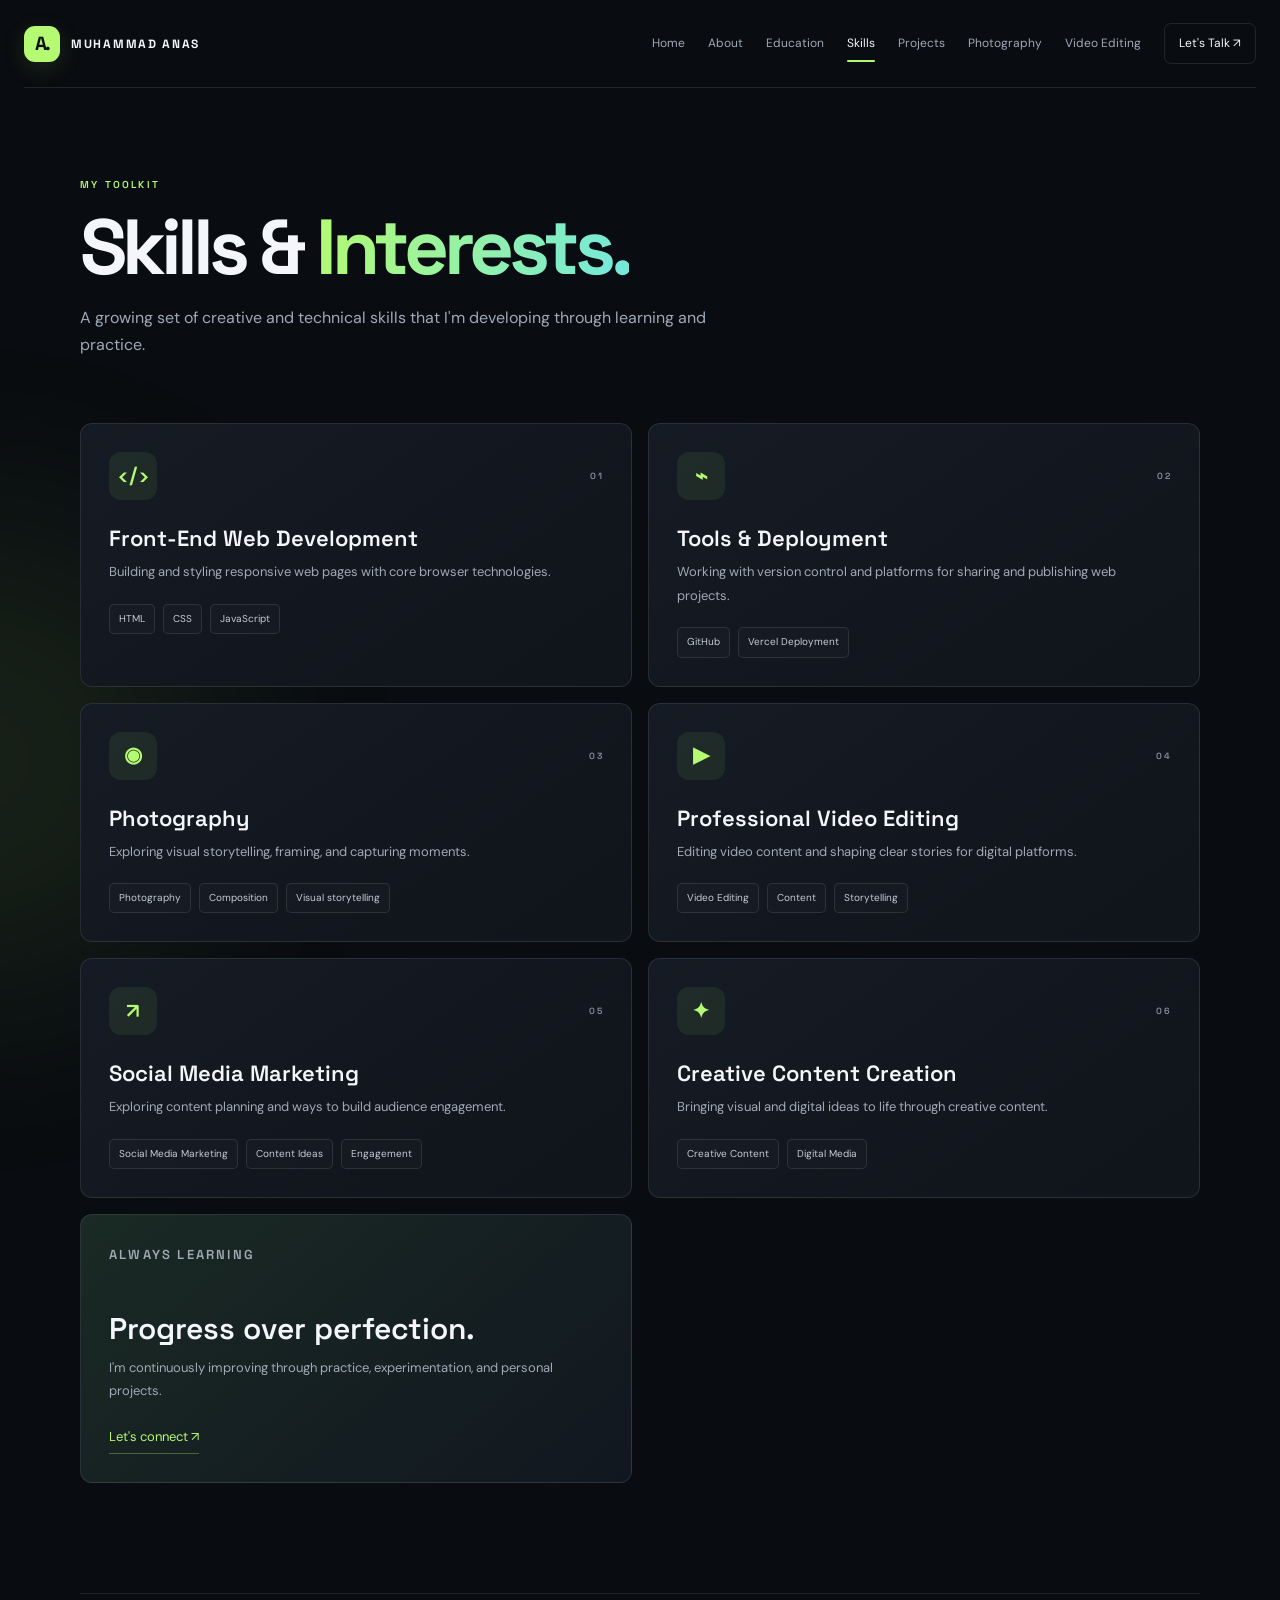
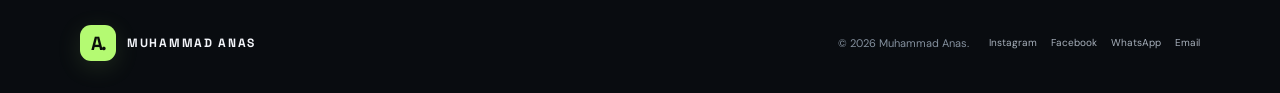
<file: skills.html>
<!DOCTYPE html>
<html lang="en"><head><meta charset="UTF-8"><meta name="viewport" content="width=device-width, initial-scale=1.0"><meta name="description" content="Front-end development, photography, video editing, social media marketing, and creative skills of Muhammad Anas."><meta name="theme-color" content="#090c10"><title>Skills | Muhammad Anas</title><link rel="preconnect" href="https://fonts.googleapis.com"><link rel="preconnect" href="https://fonts.gstatic.com" crossorigin><link href="https://fonts.googleapis.com/css2?family=DM+Sans:wght@400;500;600;700&family=Space+Grotesk:wght@400;500;600;700&display=swap" rel="stylesheet"><link rel="stylesheet" href="css/style.css"></head>
<body><div class="page-loader" aria-hidden="true"><span class="loader-mark">A<span>.</span></span><span class="loader-line"></span></div><div class="ambient ambient-two" aria-hidden="true"></div>
<header class="site-header"><a class="brand" href="index.html"><span class="brand-mark">A.</span><span>MUHAMMAD ANAS</span></a><button class="menu-toggle" aria-label="Open navigation" aria-expanded="false" aria-controls="primary-nav"><span></span><span></span></button><nav class="nav" id="primary-nav" aria-label="Main navigation"><a href="index.html">Home</a><a href="about.html">About</a><a href="education.html">Education</a><a class="active" aria-current="page" href="skills.html">Skills</a><a href="projects.html">Projects</a><a href="photography.html">Photography</a><a href="video-editing.html">Video Editing</a><a class="nav-cta" href="contact.html">Let's Talk <span>↗</span></a></nav></header>
<main class="container inner-page"><div class="page-intro reveal"><p class="eyebrow">MY TOOLKIT</p><h1>Skills &amp; <span class="gradient-text">Interests.</span></h1><p class="lead">A growing set of creative and technical skills that I'm developing through learning and practice.</p></div>
<div class="skills-grid"><article class="skill-panel reveal"><div class="panel-head"><span class="service-icon">&lt;/&gt;</span><span class="card-number">01</span></div><h2>Front-End Web Development</h2><p>Building and styling responsive web pages with core browser technologies.</p><div class="tag-list"><span>HTML</span><span>CSS</span><span>JavaScript</span></div></article>
<article class="skill-panel reveal"><div class="panel-head"><span class="service-icon">⌁</span><span class="card-number">02</span></div><h2>Tools &amp; Deployment</h2><p>Working with version control and platforms for sharing and publishing web projects.</p><div class="tag-list"><span>GitHub</span><span>Vercel Deployment</span></div></article>
<article class="skill-panel reveal"><div class="panel-head"><span class="service-icon">◉</span><span class="card-number">03</span></div><h2>Photography</h2><p>Exploring visual storytelling, framing, and capturing moments.</p><div class="tag-list"><span>Photography</span><span>Composition</span><span>Visual storytelling</span></div></article>
<article class="skill-panel reveal"><div class="panel-head"><span class="service-icon">▶</span><span class="card-number">04</span></div><h2>Professional Video Editing</h2><p>Editing video content and shaping clear stories for digital platforms.</p><div class="tag-list"><span>Video Editing</span><span>Content</span><span>Storytelling</span></div></article>
<article class="skill-panel reveal"><div class="panel-head"><span class="service-icon">↗</span><span class="card-number">05</span></div><h2>Social Media Marketing</h2><p>Exploring content planning and ways to build audience engagement.</p><div class="tag-list"><span>Social Media Marketing</span><span>Content Ideas</span><span>Engagement</span></div></article>
<article class="skill-panel reveal"><div class="panel-head"><span class="service-icon">✦</span><span class="card-number">06</span></div><h2>Creative Content Creation</h2><p>Bringing visual and digital ideas to life through creative content.</p><div class="tag-list"><span>Creative Content</span><span>Digital Media</span></div></article>
<article class="skill-panel skill-note reveal"><p class="eyebrow">ALWAYS LEARNING</p><h2>Progress over perfection.</h2><p>I'm continuously improving through practice, experimentation, and personal projects.</p><a class="text-link" href="contact.html">Let's connect ↗</a></article></div></main>
<footer class="footer container"><a class="brand" href="index.html"><span class="brand-mark">A.</span><span>MUHAMMAD ANAS</span></a><p>© 2026 Muhammad Anas.</p><div class="footer-social" aria-label="Social and contact links"><a href="https://www.instagram.com/your_username/" target="_blank" rel="noopener noreferrer">Instagram</a><a href="https://www.facebook.com/your.profile.url" target="_blank" rel="noopener noreferrer">Facebook</a><a href="https://wa.me/923376268645" target="_blank" rel="noopener noreferrer">WhatsApp</a><a href="mailto:anasmuhammad3677@gmail.com">Email</a></div></footer><script src="js/main.js"></script></body></html>
</file>
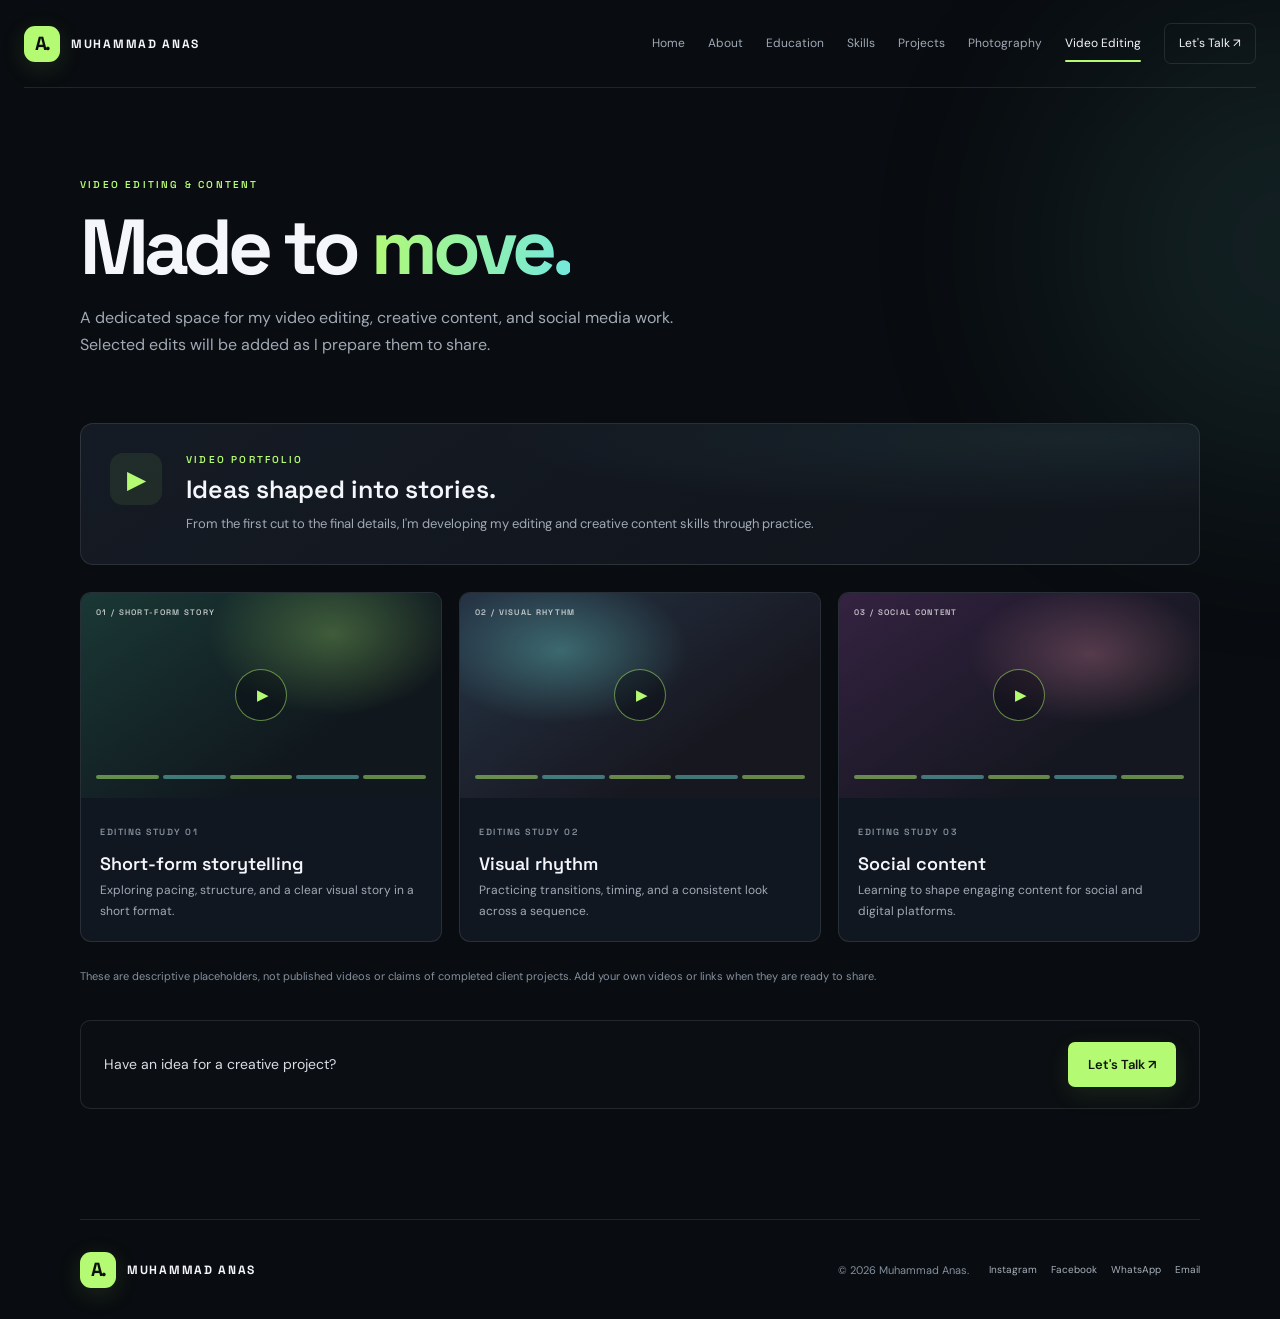
<file: video-editing.html>
<!DOCTYPE html>
<html lang="en"><head><meta charset="UTF-8"><meta name="viewport" content="width=device-width, initial-scale=1.0"><meta name="description" content="Video editing, short-form content, and creative media portfolio by Muhammad Anas."><meta name="theme-color" content="#090c10"><title>Video Editing Portfolio | Muhammad Anas</title><link rel="preconnect" href="https://fonts.googleapis.com"><link rel="preconnect" href="https://fonts.gstatic.com" crossorigin><link href="https://fonts.googleapis.com/css2?family=DM+Sans:wght@400;500;600;700&family=Space+Grotesk:wght@400;500;600;700&display=swap" rel="stylesheet"><link rel="stylesheet" href="css/style.css"></head>
<body><div class="page-loader" aria-hidden="true"><span class="loader-mark">A<span>.</span></span><span class="loader-line"></span></div><div class="ambient ambient-one" aria-hidden="true"></div>
<header class="site-header"><a class="brand" href="index.html"><span class="brand-mark">A.</span><span>MUHAMMAD ANAS</span></a><button class="menu-toggle" aria-label="Open navigation" aria-expanded="false" aria-controls="primary-nav"><span></span><span></span></button><nav class="nav" id="primary-nav" aria-label="Main navigation"><a href="index.html">Home</a><a href="about.html">About</a><a href="education.html">Education</a><a href="skills.html">Skills</a><a href="projects.html">Projects</a><a href="photography.html">Photography</a><a class="active" aria-current="page" href="video-editing.html">Video Editing</a><a class="nav-cta" href="contact.html">Let's Talk <span>↗</span></a></nav></header>
<main class="container inner-page"><div class="page-intro reveal"><p class="eyebrow">VIDEO EDITING &amp; CONTENT</p><h1>Made to <span class="gradient-text">move.</span></h1><p class="lead">A dedicated space for my video editing, creative content, and social media work. Selected edits will be added as I prepare them to share.</p></div>
<section class="portfolio-intro video-portfolio-intro reveal"><span class="portfolio-icon">▶</span><div><p class="eyebrow">VIDEO PORTFOLIO</p><h2>Ideas shaped into stories.</h2><p>From the first cut to the final details, I'm developing my editing and creative content skills through practice.</p></div></section>
<div class="video-grid"><article class="video-card reveal"><div class="video-preview video-preview-one"><span class="video-play" aria-hidden="true">▶</span><span class="video-preview-label">01 / SHORT-FORM STORY</span><div class="video-timeline"><i></i><i></i><i></i><i></i><i></i></div></div><div class="video-card-copy"><span class="card-number">EDITING STUDY 01</span><h2>Short-form storytelling</h2><p>Exploring pacing, structure, and a clear visual story in a short format.</p></div></article><article class="video-card reveal"><div class="video-preview video-preview-two"><span class="video-play" aria-hidden="true">▶</span><span class="video-preview-label">02 / VISUAL RHYTHM</span><div class="video-timeline"><i></i><i></i><i></i><i></i><i></i></div></div><div class="video-card-copy"><span class="card-number">EDITING STUDY 02</span><h2>Visual rhythm</h2><p>Practicing transitions, timing, and a consistent look across a sequence.</p></div></article><article class="video-card reveal"><div class="video-preview video-preview-three"><span class="video-play" aria-hidden="true">▶</span><span class="video-preview-label">03 / SOCIAL CONTENT</span><div class="video-timeline"><i></i><i></i><i></i><i></i><i></i></div></div><div class="video-card-copy"><span class="card-number">EDITING STUDY 03</span><h2>Social content</h2><p>Learning to shape engaging content for social and digital platforms.</p></div></article></div>
<p class="project-disclaimer">These are descriptive placeholders, not published videos or claims of completed client projects. Add your own videos or links when they are ready to share.</p><div class="portfolio-cta reveal"><p>Have an idea for a creative project?</p><a class="btn btn-primary" href="contact.html">Let's Talk ↗</a></div></main>
<footer class="footer container"><a class="brand" href="index.html"><span class="brand-mark">A.</span><span>MUHAMMAD ANAS</span></a><p>© 2026 Muhammad Anas.</p><div class="footer-social" aria-label="Social and contact links"><a href="https://www.instagram.com/your_username/" target="_blank" rel="noopener noreferrer">Instagram</a><a href="https://www.facebook.com/your.profile.url" target="_blank" rel="noopener noreferrer">Facebook</a><a href="https://wa.me/923376268645" target="_blank" rel="noopener noreferrer">WhatsApp</a><a href="mailto:anasmuhammad3677@gmail.com">Email</a></div></footer><script src="js/main.js"></script></body></html>
</file>
<file: css/style.css>
*{box-sizing:border-box;margin:0;padding:0}
:root{--bg:#090c10;--panel:#111720;--panel2:#151d28;--text:#f4f6fb;--muted:#a0a9b5;--line:rgba(255,255,255,.1);--accent:#b4fa72;--cyan:#73e8df;--font:'DM Sans',sans-serif;--display:'Space Grotesk',sans-serif}
html{scroll-behavior:smooth;scroll-padding-top:95px}
body{min-width:320px;background:var(--bg);color:var(--text);font-family:var(--font);line-height:1.65;overflow-x:hidden}
body.menu-open{overflow:hidden}
a{color:inherit;text-decoration:none}
button,input,textarea{font:inherit}
button:focus-visible,a:focus-visible,input:focus-visible,textarea:focus-visible{outline:2px solid var(--cyan);outline-offset:4px}
::selection{background:var(--accent);color:#0b1008}
.container{width:min(1120px,calc(100% - 48px));margin-inline:auto}
.ambient{position:fixed;width:440px;height:440px;border-radius:50%;filter:blur(125px);opacity:.11;pointer-events:none;z-index:-1}
.ambient-one{background:#71e6d7;top:3%;right:-230px}
.ambient-two{background:#a7f36b;bottom:-80px;left:-240px}
.page-loader{position:fixed;inset:0;z-index:20;background:#090c10;display:flex;flex-direction:column;align-items:center;justify-content:center;gap:24px;transition:opacity .55s ease,visibility .55s ease}
body:not(.js) .page-loader{display:none}
.page-loader.is-hidden{opacity:0;visibility:hidden}
.loader-mark{font:700 56px/.9 var(--display);letter-spacing:-7px}
.loader-mark span{color:var(--accent)}
.loader-line{width:120px;height:2px;background:#ffffff16;overflow:hidden}
.loader-line:after{content:"";display:block;width:45%;height:100%;background:linear-gradient(90deg,var(--accent),var(--cyan));animation:loader-progress 1.15s ease-in-out infinite}
@keyframes loader-progress{from{transform:translateX(-110%)}to{transform:translateX(250%)}}
.site-header{height:88px;width:min(1240px,calc(100% - 48px));margin:auto;display:flex;align-items:center;justify-content:space-between;border-bottom:1px solid var(--line);position:relative;z-index:5}
.brand{display:flex;align-items:center;gap:11px;font:700 12px var(--display);letter-spacing:1.7px;white-space:nowrap}
.brand-mark{width:36px;height:36px;border-radius:11px;background:var(--accent);color:#0b0e0a;display:grid;place-items:center;font:700 19px var(--display);letter-spacing:-2px;box-shadow:0 6px 24px #b4fa7220;transition:transform .25s}
.brand:hover .brand-mark{transform:rotate(-8deg) scale(1.05)}
.nav{display:flex;align-items:center;gap:clamp(12px,1.8vw,25px)}
.nav a{font-size:12px;color:var(--muted);transition:color .2s ease}
.nav a:hover,.nav a.active{color:var(--text)}
.nav a.active:not(.nav-cta){position:relative}
.nav a.active:not(.nav-cta):after{content:"";position:absolute;left:0;right:0;bottom:-9px;height:2px;background:var(--accent);border-radius:3px}
.nav .nav-cta{padding:10px 14px;border:1px solid var(--line);border-radius:7px;color:var(--text);white-space:nowrap}
.nav-cta:hover{border-color:var(--accent)}
.menu-toggle{display:none;width:42px;height:42px;background:#ffffff06;border:1px solid var(--line);border-radius:8px;color:white;cursor:pointer;align-items:center;justify-content:center;flex-direction:column;gap:5px}
.menu-toggle span{width:17px;height:1.5px;background:currentColor;transition:transform .2s,opacity .2s}
.menu-toggle[aria-expanded=true] span:first-child{transform:translateY(3.25px) rotate(45deg)}
.menu-toggle[aria-expanded=true] span:last-child{transform:translateY(-3.25px) rotate(-45deg)}
.hero{min-height:660px;display:grid;grid-template-columns:1.05fr .95fr;align-items:center;gap:35px;padding-top:45px;padding-bottom:75px}
.eyebrow{font:600 10px var(--display);letter-spacing:2.2px;color:var(--accent);margin-bottom:18px}
.eyebrow-divider{color:#7d8995;margin-inline:3px}
.status-dot{display:inline-block;width:7px;height:7px;background:var(--accent);border-radius:50%;margin-right:8px;box-shadow:0 0 12px var(--accent)}
.intro-line{font-size:17px;color:var(--muted);margin-bottom:4px}
.hero h1,.page-intro h1{font:700 clamp(58px,8vw,96px)/.98 var(--display);letter-spacing:-5px}
.gradient-text{background:linear-gradient(100deg,var(--accent),var(--cyan));-webkit-background-clip:text;background-clip:text;color:transparent}
.hero-description{max-width:510px;color:var(--muted);font-size:16px;margin:27px 0 30px}
.hero-actions{display:flex;gap:12px;flex-wrap:wrap}
.btn{display:inline-flex;align-items:center;justify-content:center;gap:18px;padding:13px 19px;border-radius:7px;font:600 13px var(--font);border:1px solid transparent;cursor:pointer;transition:transform .25s,background .25s,border-color .25s,box-shadow .25s}
.btn:hover{transform:translateY(-3px)}
.btn-primary{background:var(--accent);color:#10150d;box-shadow:0 7px 25px #b4fa7218}
.btn-primary:hover{background:#c5ff90;box-shadow:0 10px 32px #b4fa7230}
.btn-ghost,.btn-outline{border-color:var(--line);color:var(--text);background:transparent}
.btn-ghost:hover,.btn-outline:hover{border-color:var(--accent);background:#b4fa7208}
.hero-meta{display:flex;align-items:center;gap:12px;margin-top:58px;color:#778391;font:600 9px var(--display);letter-spacing:1.2px}
.meta-line{width:35px;height:1px;background:#536071}
.hero-art{height:440px;position:relative;display:grid;place-items:center;overflow:hidden}
.profile-card{width:min(350px,85%);height:390px;background:linear-gradient(145deg,#1a2530,#10141c 65%);border:1px solid rgba(255,255,255,.15);border-radius:18px;box-shadow:0 35px 90px #0009;position:relative;z-index:1;padding:22px;display:flex;flex-direction:column;justify-content:space-between;overflow:hidden;backdrop-filter:blur(12px)}
.profile-card:before{content:"";position:absolute;width:300px;height:300px;border:1px solid #a7f36b22;border-radius:50%;top:55px;left:25px}
.profile-top,.profile-bottom{display:flex;justify-content:space-between;align-items:center;font:600 9px var(--display);letter-spacing:1.5px;color:#8994a2}
.monogram{font:700 210px/.9 var(--display);letter-spacing:-25px;text-align:center;color:#e8f1e6;text-shadow:0 0 70px #a7f36b35}
.monogram span,.big-letter span{color:var(--accent)}
.profile-bottom{letter-spacing:0;color:white}
.profile-bottom strong,.profile-bottom small{display:block}
.profile-bottom strong{font:600 15px var(--display)}
.profile-bottom small{color:var(--muted);font-size:10px;margin-top:4px}
.arrow-circle{width:35px;height:35px;border:1px solid var(--line);border-radius:50%;display:grid;place-items:center;font-size:16px}
.orbit{position:absolute;border:1px solid #a7f36b25;border-radius:50%;width:440px;height:300px;transform:rotate(-25deg);animation:orbit-drift 12s ease-in-out infinite alternate}
.orbit-b{width:390px;height:470px;transform:rotate(35deg);border-color:#70e1dc20;animation-delay:-4s}
@keyframes orbit-drift{to{transform:rotate(-20deg) scale(1.04)}}
.orbit-b{animation-name:orbit-drift-b}
@keyframes orbit-drift-b{to{transform:rotate(30deg) scale(1.035)}}
.float-tag{position:absolute;z-index:2;padding:10px 14px;background:#171e27;border:1px solid var(--line);border-radius:8px;font:600 10px var(--display);letter-spacing:1px;box-shadow:0 10px 30px #0005;backdrop-filter:blur(9px)}
.tag-code{top:55px;left:0}.tag-camera{right:-5px;top:145px}.tag-edit{bottom:45px;left:5px}
.ticker{overflow:hidden;border-top:1px solid var(--line);border-bottom:1px solid var(--line);padding:17px 0;background:#ffffff04}
.ticker-track{display:flex;justify-content:space-around;gap:50px;white-space:nowrap;color:#aab2bd;font:600 10px var(--display);letter-spacing:2px;animation:marquee 27s linear infinite}
.ticker-track span{flex:0 0 auto}
.ticker:hover .ticker-track{animation-play-state:paused}
@keyframes marquee{to{transform:translateX(-20%)}}
.section{padding-top:105px;padding-bottom:105px}
.section-heading{display:flex;justify-content:space-between;align-items:end;margin-bottom:40px}
.section-heading h2,.strip-inner h2{font:600 clamp(35px,5vw,54px)/1.1 var(--display);letter-spacing:-2px}
.muted{color:#8993a0}
.text-link{font-size:13px;color:var(--accent);border-bottom:1px solid #a7f36b55;padding-bottom:5px;transition:color .2s,border-color .2s}
.text-link:hover{color:var(--cyan);border-color:var(--cyan)}
.service-grid{display:grid;grid-template-columns:repeat(3,1fr);gap:16px}
.service-card,.skill-panel{background:linear-gradient(145deg,#151b24,#10141b);border:1px solid var(--line);border-radius:12px;padding:26px;transition:transform .3s,border-color .3s,box-shadow .3s}
.service-card:hover,.skill-panel:hover,.project-card:hover,.gallery-card:hover,.video-card:hover{transform:translateY(-5px);border-color:#a7f36b55;box-shadow:0 16px 40px #0003}
.card-number{font:600 9px var(--display);letter-spacing:1.5px;color:#84909e}
.service-icon{display:grid;place-items:center;width:48px;height:48px;border-radius:12px;background:#a7f36b14;color:var(--accent);font-size:21px;font-weight:600;margin:35px 0 20px}
.service-card h3{font:600 20px var(--display);margin-bottom:10px}
.service-card p,.skill-panel p,.project-info p{font-size:13px;color:var(--muted);line-height:1.8}
.service-card>a{display:inline-block;margin-top:25px;color:var(--accent);font-size:12px}
.service-card>a span{margin-left:12px}
.about-strip{background:#10151c;border-top:1px solid var(--line);border-bottom:1px solid var(--line);padding:85px 0}
.strip-inner{display:grid;grid-template-columns:1fr 1fr;align-items:center;gap:60px}
.strip-copy p{color:var(--muted);font-size:15px;margin-bottom:25px;max-width:470px}
.social-section{padding-top:90px;padding-bottom:100px}
.social-links{display:grid;grid-template-columns:repeat(4,1fr);gap:12px}
.social-link{display:flex;align-items:center;gap:12px;min-width:0;padding:15px 16px;border:1px solid var(--line);background:linear-gradient(145deg,#151b24,#10141b);border-radius:10px;transition:transform .25s,border-color .25s,background .25s}
.social-link:hover{transform:translateY(-3px);border-color:#b4fa7270;background:#151e22}
.social-icon{width:37px;height:37px;flex:0 0 37px;border-radius:10px;display:grid;place-items:center;background:#b4fa7212;color:var(--accent)}
.social-icon svg{width:19px;height:19px;fill:none;stroke:currentColor;stroke-width:1.7;stroke-linecap:round;stroke-linejoin:round}
.social-icon svg path{fill:currentColor;stroke:none}
.social-icon svg .icon-fill{fill:currentColor;stroke:none}
.social-link>span:nth-child(2){font-size:12px;font-weight:600}
.social-arrow{margin-left:auto;color:var(--accent);font-size:13px}
.footer{min-height:100px;display:flex;align-items:center;justify-content:space-between;gap:20px;border-top:1px solid var(--line);color:#84909e;font-size:11px}
.footer .brand{color:var(--text)}
.footer>p{margin-left:auto}
.footer>a:last-child:not(.brand){color:var(--accent)}
.footer-social{display:flex;align-items:center;gap:14px}
.footer-social a{color:#a7b0bb;font-size:10px;transition:color .2s}
.footer-social a:hover{color:var(--accent)}
.inner-page{padding-top:90px;padding-bottom:110px}
.page-intro{margin-bottom:65px}
.page-intro h1{font-size:clamp(52px,7vw,78px)}
.lead{color:var(--muted);font-size:16px;max-width:650px;margin-top:20px}
.about-layout{display:grid;grid-template-columns:.8fr 1.2fr;gap:70px;align-items:center}
.about-visual{height:400px;border:1px solid var(--line);border-radius:14px;background:radial-gradient(circle at 50% 40%,#a7f36b20,transparent 55%),#111720;display:flex;flex-direction:column;align-items:center;justify-content:center;position:relative;overflow:hidden}
.about-visual:before,.about-visual:after{content:"";position:absolute;border:1px solid #a7f36b20;border-radius:50%;width:260px;height:260px}
.about-visual:after{width:340px;height:340px;border-color:#70e1dc16}
.big-letter{position:relative;z-index:1;font:700 240px/.9 var(--display);letter-spacing:-25px}
.visual-caption{position:absolute;bottom:25px;font:600 9px var(--display);letter-spacing:3px;color:#8994a2}
.about-content h2,.contact-copy h2{font:600 34px/1.2 var(--display);letter-spacing:-1.5px;margin-bottom:20px}
.about-content>p:not(.eyebrow),.contact-copy>p{font-size:14px;color:var(--muted);margin-bottom:15px}
.facts-grid{display:grid;grid-template-columns:1fr 1fr;gap:22px;margin-top:32px;padding-top:25px;border-top:1px solid var(--line)}
.facts-grid small,.contact-location small{display:block;font:600 9px var(--display);letter-spacing:1.5px;color:#8994a2;margin-bottom:6px}
.facts-grid strong,.contact-location strong{font-size:12px}
.about-more-link{display:inline-block;margin-top:26px}
.education-section{margin-top:100px}
.education-section h2{font:600 34px var(--display);margin-bottom:35px}
.education-page-section{margin-top:0}
.timeline{border-left:1px solid #45515f;margin-left:8px}
.timeline-item{position:relative;padding:0 0 35px 30px}
.timeline-item:last-child{padding-bottom:0}
.timeline-dot{position:absolute;left:-6px;top:5px;width:11px;height:11px;border-radius:50%;background:var(--accent);box-shadow:0 0 15px #a7f36b77}
.timeline-item small{font:600 9px var(--display);letter-spacing:1.5px;color:var(--accent)}
.timeline-item h3{font:600 19px var(--display);margin:6px 0}
.timeline-item p{font-size:13px;color:var(--muted)}
.education-note{margin-top:85px;padding:32px;border:1px solid var(--line);border-radius:12px;background:radial-gradient(ellipse at 90% 15%,#73e8df12,transparent 45%),linear-gradient(145deg,#151b24,#10141b)}
.education-note h2{font:600 clamp(28px,4vw,40px)/1.15 var(--display);letter-spacing:-1px;margin-bottom:15px}
.education-note>p:not(.eyebrow){max-width:650px;font-size:14px;color:var(--muted);margin-bottom:23px}
.skills-grid{display:grid;grid-template-columns:repeat(2,1fr);gap:16px}
.skill-panel{padding:28px}
.panel-head{display:flex;align-items:center;justify-content:space-between}
.panel-head .service-icon{margin:0}
.skill-panel h2{font:600 22px var(--display);margin:24px 0 8px}
.tag-list{display:flex;flex-wrap:wrap;gap:8px;margin-top:20px}
.tag-list span{font-size:10px;color:#c3ccd7;border:1px solid var(--line);border-radius:5px;padding:6px 9px;background:#ffffff04}
.skill-note{background:linear-gradient(140deg,#1a2a24,#111720);display:flex;flex-direction:column;align-items:flex-start;justify-content:center}
.skill-note h2{font-size:30px}
.skill-note .text-link{display:inline-block;margin-top:24px}
.project-grid{display:grid;grid-template-columns:repeat(3,1fr);gap:18px}
.project-card{background:var(--panel);border:1px solid var(--line);border-radius:12px;overflow:hidden;transition:transform .3s,border-color .3s,box-shadow .3s}
.project-art{height:210px;position:relative;display:grid;place-items:center;overflow:hidden}
.project-art>span{position:absolute;top:15px;left:17px;font:600 10px var(--display);color:#ffffffb8}
.art-web{background:linear-gradient(135deg,#1a373b,#10191e)}
.browser-mock{width:68%;height:125px;border:1px solid #ffffff50;border-radius:8px;background:#111b20;padding:10px;transform:rotate(-5deg);box-shadow:0 15px 40px #0008}
.browser-dots{font-size:7px;color:var(--accent);letter-spacing:2px}
.mock-lines{display:flex;gap:5px;margin-top:15px}
.mock-lines i{height:5px;width:28%;background:#a7f36b88;border-radius:5px}
.mock-lines i:nth-child(2){width:18%;background:#70e1dc88}.mock-lines i:nth-child(3){width:35%;background:#ffffff33}
.mock-block{height:50px;background:linear-gradient(90deg,#a7f36b33,#70e1dc22);margin-top:12px;border-radius:4px}
.art-photo{background:linear-gradient(145deg,#453d2c,#172a2a)}
.photo-shape{width:180px;height:130px;position:relative;overflow:hidden;border-radius:90px 90px 10px 10px;background:linear-gradient(#e9bd7c,#587a70)}
.sun{position:absolute;width:40px;height:40px;border-radius:50%;background:#ffe3a5;top:22px;right:35px;box-shadow:0 0 30px #ffe3a5}
.mountain{position:absolute;bottom:-30px;left:-10px;width:210px;height:100px;background:#1a3434;transform:rotate(-18deg);clip-path:polygon(0 100%,40% 0,100% 100%)}
.art-video{background:linear-gradient(135deg,#292047,#151a2b)}
.play-button{width:58px;height:58px;border:1px solid #a7f36b88;border-radius:50%;display:grid;place-items:center;color:var(--accent);padding-left:4px;font-size:18px;box-shadow:0 0 35px #a7f36b22}
.video-bars{position:absolute;bottom:25px;display:flex;gap:5px}
.video-bars i{width:20px;height:3px;background:#a7f36b99;border-radius:3px}
.video-bars i:nth-child(2n){height:7px;margin-top:-2px}
.project-info{padding:22px}
.project-meta{display:flex;justify-content:space-between;gap:8px;font:600 8px var(--display);letter-spacing:1.2px;color:var(--accent)}
.project-info h2{font:600 20px var(--display);margin:12px 0 8px}
.project-info .tag-list{margin-top:16px}
.project-link{display:inline-block;margin-top:17px;color:var(--accent);font-size:11px}
.project-link:hover{color:var(--cyan)}
.project-disclaimer{font-size:11px;color:#84909e;margin-top:25px}
.contact-layout{display:grid;grid-template-columns:1fr 1fr;gap:70px}
.contact-copy h2{font-size:36px}
.email-card{display:flex;align-items:center;gap:15px;padding:17px;border:1px solid var(--line);border-radius:9px;margin-top:18px;background:#ffffff03;transition:border-color .25s,background .25s}
.email-card:first-of-type{margin-top:35px}
.email-card:hover{border-color:var(--accent);background:#b4fa7206}
.email-icon{width:42px;height:42px;flex:0 0 42px;border-radius:10px;background:#a7f36b16;color:var(--accent);display:grid;place-items:center;font-size:20px}
.email-card span:nth-child(2){flex:1;min-width:0}
.email-card small{display:block;color:#8994a2;font:600 9px var(--display);letter-spacing:1.5px}
.email-card strong{font-size:12px;overflow-wrap:anywhere}
.contact-location{margin-top:28px}
.contact-social{margin-top:32px}
.contact-social .eyebrow{margin-bottom:13px}
.contact-social .social-links{grid-template-columns:1fr 1fr}
.contact-social .social-link{padding:11px 12px}
.contact-form{background:linear-gradient(145deg,#151b24,#10141b);border:1px solid var(--line);padding:28px;border-radius:12px}
.contact-form label{display:block;font-size:11px;color:#c2cad4;margin:0 0 8px}
.contact-form input,.contact-form textarea{width:100%;background:#0b0f15;border:1px solid var(--line);border-radius:6px;padding:13px;color:white;font:13px var(--font);margin-bottom:18px;outline:none;resize:vertical;transition:border-color .2s,box-shadow .2s}
.contact-form input::placeholder,.contact-form textarea::placeholder{color:#737f8e}
.contact-form input:focus,.contact-form textarea:focus{border-color:var(--accent);box-shadow:0 0 0 3px #b4fa7212}
.contact-form button{width:100%}
.form-note{font-size:10px;color:#8994a2;text-align:center;margin-top:12px}
.portfolio-intro{display:flex;gap:24px;align-items:flex-start;padding:29px;border:1px solid var(--line);border-radius:13px;background:radial-gradient(ellipse at 90% 10%,#73e8df12,transparent 42%),linear-gradient(145deg,#151b24,#10141b);margin-bottom:27px}
.portfolio-icon{width:52px;height:52px;flex:0 0 52px;border-radius:13px;background:#b4fa7214;color:var(--accent);display:grid;place-items:center;font-size:25px}
.portfolio-intro .eyebrow{margin:0 0 8px}
.portfolio-intro h2{font:600 25px/1.25 var(--display);margin-bottom:8px}
.portfolio-intro p:last-child{color:var(--muted);font-size:13px;max-width:650px}
.gallery-grid{display:grid;grid-template-columns:repeat(3,1fr);gap:17px}
.gallery-card{min-width:0;border:1px solid var(--line);border-radius:11px;overflow:hidden;background:var(--panel);transition:transform .3s,border-color .3s,box-shadow .3s}
.gallery-art{height:280px;position:relative;overflow:hidden}
.gallery-label{position:absolute;left:15px;bottom:14px;font:600 8px var(--display);letter-spacing:1.5px;color:#fff;text-shadow:0 2px 8px #0009}
.gallery-art-one{background:linear-gradient(175deg,#8dd0d1 0%,#d4b28b 54%,#526e63 100%)}
.gallery-sun{position:absolute;width:72px;height:72px;right:22%;top:19%;border-radius:50%;background:#ffdfa1;box-shadow:0 0 55px #ffdfa177}
.gallery-horizon{position:absolute;bottom:-70px;left:-10%;width:125%;height:190px;background:#243c3b;transform:rotate(-8deg);border-radius:50% 50% 0 0}
.gallery-art-two{background:linear-gradient(145deg,#172e35,#889c8c 56%,#d3a87b)}
.gallery-building{position:absolute;left:30%;bottom:0;width:42%;height:77%;background:linear-gradient(90deg,#1a2631,#33454a 50%,#18252b);clip-path:polygon(12% 0,83% 5%,100% 100%,0 100%);box-shadow:0 0 40px #0005}
.gallery-building:after{content:"";position:absolute;inset:18% 20%;background:repeating-linear-gradient(0deg,transparent 0 20px,#e6cd973b 20px 24px),repeating-linear-gradient(90deg,transparent 0 18px,#e6cd973b 18px 22px)}
.gallery-art-three{background:radial-gradient(ellipse at 35% 35%,#e09a67,transparent 35%),linear-gradient(145deg,#25243f,#b35456 55%,#e0b87d)}
.gallery-orb{position:absolute;width:125px;height:125px;left:34%;top:24%;border:1px solid #ffffff77;border-radius:50%;background:radial-gradient(circle at 35% 30%,#ffd29a99,#cc617544 55%,#33355588);box-shadow:0 15px 55px #241b3c77}
.gallery-caption{display:flex;justify-content:space-between;align-items:center;gap:10px;padding:14px 16px}
.gallery-caption>span{font:600 12px var(--display)}
.gallery-caption small{font-size:10px;color:var(--muted);text-align:right}
.portfolio-cta{display:flex;justify-content:space-between;align-items:center;gap:20px;margin-top:35px;padding:21px 23px;border:1px solid var(--line);border-radius:10px;background:#ffffff03}
.portfolio-cta p{color:#d8dee5;font-size:14px}
.video-grid{display:grid;grid-template-columns:repeat(3,1fr);gap:17px}
.video-card{overflow:hidden;border:1px solid var(--line);border-radius:11px;background:var(--panel);transition:transform .3s,border-color .3s,box-shadow .3s}
.video-preview{height:205px;position:relative;display:grid;place-items:center;overflow:hidden}
.video-preview:before{content:"";position:absolute;inset:0;background:linear-gradient(120deg,transparent 25%,#ffffff12 48%,transparent 68%);transform:translateX(-100%);transition:transform .6s}
.video-card:hover .video-preview:before{transform:translateX(100%)}
.video-preview-one{background:radial-gradient(ellipse at 70% 20%,#b4fa7245,transparent 35%),linear-gradient(145deg,#1a3835,#10171d 70%)}
.video-preview-two{background:radial-gradient(ellipse at 28% 28%,#73e8df55,transparent 35%),linear-gradient(145deg,#263546,#171720 70%)}
.video-preview-three{background:radial-gradient(ellipse at 70% 30%,#c77d9355,transparent 34%),linear-gradient(145deg,#342241,#151720 70%)}
.video-play{position:relative;z-index:1;width:52px;height:52px;border-radius:50%;border:1px solid #b4fa7280;color:var(--accent);display:grid;place-items:center;padding-left:3px;font-size:15px;background:#090c1066}
.video-preview-label{position:absolute;top:14px;left:15px;font:600 8px var(--display);letter-spacing:1.3px;color:#ffffffbb}
.video-timeline{position:absolute;bottom:19px;left:15px;right:15px;height:4px;display:flex;gap:4px}
.video-timeline i{height:100%;flex:1;border-radius:4px;background:#b4fa7280}
.video-timeline i:nth-child(2n){background:#73e8df75}
.video-card-copy{padding:19px}
.video-card-copy h2{font:600 18px var(--display);margin:9px 0 5px}
.video-card-copy p{font-size:12px;line-height:1.75;color:var(--muted)}
.reveal{opacity:0;transform:translateY(20px);transition:opacity .65s ease,transform .65s ease}
.reveal.visible{opacity:1;transform:translateY(0)}
@media(max-width:1050px){.site-header{height:76px}.menu-toggle{display:flex}.nav{display:none;position:absolute;top:76px;left:0;right:0;max-height:calc(100vh - 90px);overflow-y:auto;padding:14px;background:#10161ff5;border:1px solid var(--line);border-radius:0 0 12px 12px;backdrop-filter:blur(18px);flex-direction:column;align-items:stretch;gap:2px;box-shadow:0 20px 45px #0008}.nav.open{display:flex}.nav a{padding:11px 12px;font-size:13px}.nav a.active:not(.nav-cta):after{display:none}.nav .nav-cta{margin-top:6px;text-align:center}.hero{grid-template-columns:1fr;padding-top:75px}.hero-art{height:420px}.service-grid,.project-grid{grid-template-columns:repeat(2,minmax(0,1fr))}.about-layout{gap:38px}.contact-layout{gap:36px}.section-heading{align-items:start;gap:20px}.strip-inner{gap:30px}}
@media(max-width:700px){.container,.site-header{width:calc(100% - 36px)}.hero{padding-top:62px;gap:10px}.hero h1{font-size:68px;letter-spacing:-4px}.hero-description{font-size:14px}.hero-meta{font-size:7px;gap:8px;margin-top:38px}.hero-art{height:390px}.profile-card{height:340px}.monogram{font-size:175px}.orbit{width:330px;height:260px}.orbit-b{width:300px;height:390px}.tag-camera{right:0}.section{padding-top:75px;padding-bottom:75px}.section-heading{display:block}.section-heading .text-link,.section-heading .btn{display:inline-flex;margin-top:24px}.service-grid,.project-grid,.skills-grid,.gallery-grid,.video-grid{grid-template-columns:1fr}.service-card{padding:23px}.strip-inner,.about-layout,.contact-layout{grid-template-columns:1fr}.about-strip{padding:65px 0}.strip-inner{gap:25px}.social-section{padding-top:70px;padding-bottom:75px}.social-links{grid-template-columns:repeat(2,minmax(0,1fr))}.footer{padding:22px 0;flex-wrap:wrap;gap:14px}.footer>p{order:3;width:100%;margin-left:0}.footer-social{margin-left:auto;gap:11px}.inner-page{padding-top:65px;padding-bottom:75px}.page-intro{margin-bottom:45px}.page-intro h1{font-size:55px;letter-spacing:-3px}.about-visual{height:300px}.big-letter{font-size:190px}.facts-grid{gap:18px}.education-section{margin-top:70px}.education-page-section{margin-top:0}.contact-form{padding:20px}.email-card strong{font-size:10px}.portfolio-intro{padding:21px;gap:16px}.portfolio-icon{width:44px;height:44px;flex-basis:44px}.portfolio-intro h2{font-size:21px}.gallery-art{height:300px}.portfolio-cta{align-items:flex-start;flex-direction:column}.contact-social .social-links{grid-template-columns:repeat(2,minmax(0,1fr))}}
@media(max-width:420px){.container,.site-header{width:calc(100% - 30px)}.brand{font-size:10px;letter-spacing:1.3px}.hero h1{font-size:58px}.hero-meta{letter-spacing:.7px}.social-links{gap:8px}.social-link{padding:11px 9px;gap:8px}.social-icon{width:32px;height:32px;flex-basis:32px}.social-link>span:nth-child(2){font-size:11px}.facts-grid{grid-template-columns:1fr}.footer .brand{font-size:10px}.page-intro h1{font-size:48px}.contact-social .social-link{padding:10px 8px}}
@media(prefers-reduced-motion:reduce){*,*::before,*::after{scroll-behavior:auto!important;animation-duration:.01ms!important;animation-iteration-count:1!important;transition-duration:.01ms!important}.reveal{opacity:1;transform:none}.page-loader{transition:none}}
</file>
